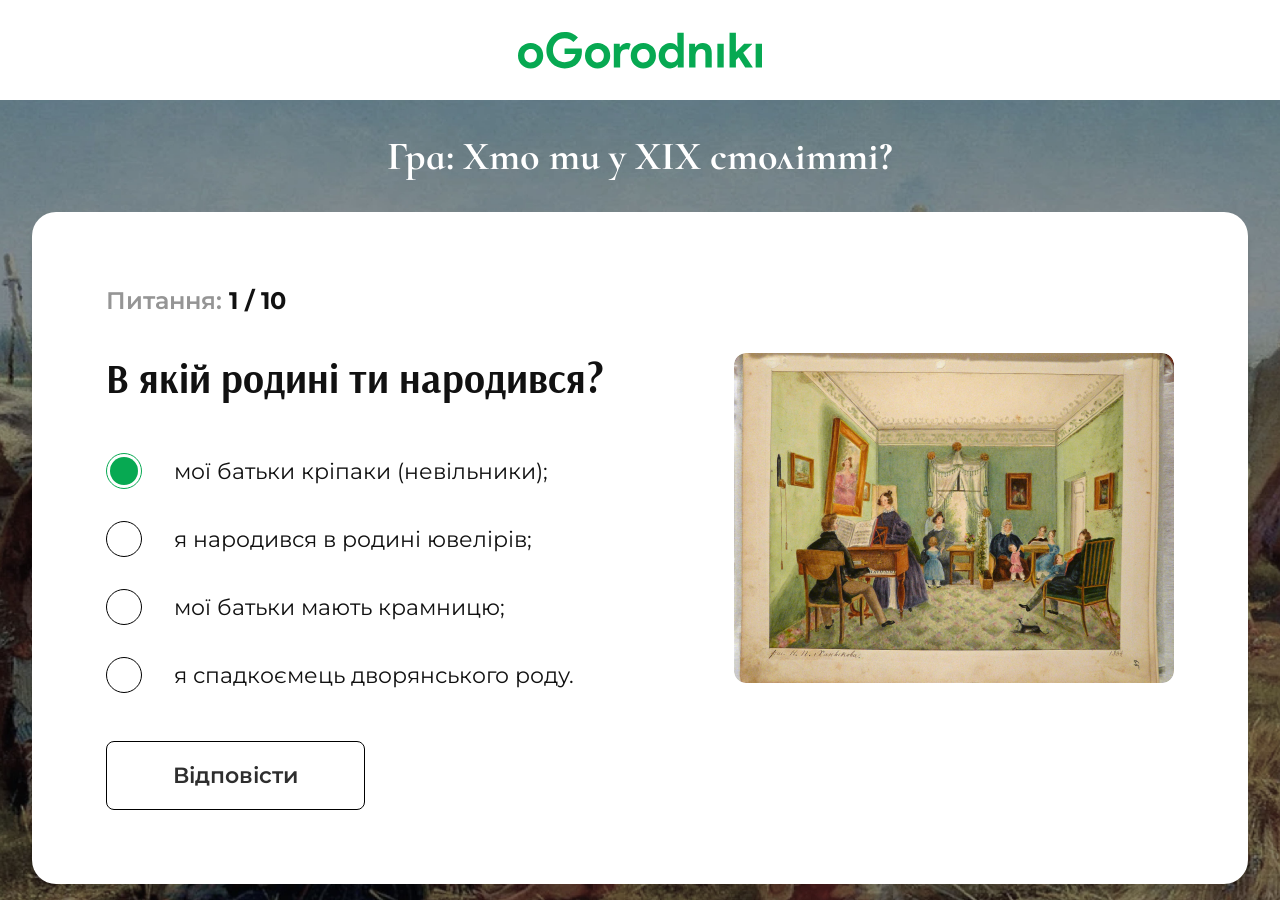
<file: index.html>
<!doctype html><html lang="en"><head><meta charset="utf-8"/><link rel="icon" href="/favicon.ico"/><meta name="viewport" content="width=device-width,initial-scale=1"/><meta name="theme-color" content="#000000"/><meta name="description" content="Web site created using create-react-app"/><link rel="apple-touch-icon" href="/logo192.png"/><link rel="manifest" href="/manifest.json"/><title>Гра: Хто ти у XIX cтолітті?</title><link rel="preconnect" href="https://fonts.googleapis.com"><link rel="preconnect" href="https://fonts.gstatic.com" crossorigin><link href="https://fonts.googleapis.com/css2?family=Arsenal:wght@700&family=Cormorant+Infant:wght@700&family=Montserrat:wght@400;600&display=swap" rel="stylesheet"><link href="/static/css/main.aa634e96.chunk.css" rel="stylesheet"></head><body><noscript>You need to enable JavaScript to run this app.</noscript><div id="root"></div><script>!function(e){function r(r){for(var n,i,a=r[0],c=r[1],l=r[2],s=0,p=[];s<a.length;s++)i=a[s],Object.prototype.hasOwnProperty.call(o,i)&&o[i]&&p.push(o[i][0]),o[i]=0;for(n in c)Object.prototype.hasOwnProperty.call(c,n)&&(e[n]=c[n]);for(f&&f(r);p.length;)p.shift()();return u.push.apply(u,l||[]),t()}function t(){for(var e,r=0;r<u.length;r++){for(var t=u[r],n=!0,a=1;a<t.length;a++){var c=t[a];0!==o[c]&&(n=!1)}n&&(u.splice(r--,1),e=i(i.s=t[0]))}return e}var n={},o={1:0},u=[];function i(r){if(n[r])return n[r].exports;var t=n[r]={i:r,l:!1,exports:{}};return e[r].call(t.exports,t,t.exports,i),t.l=!0,t.exports}i.e=function(e){var r=[],t=o[e];if(0!==t)if(t)r.push(t[2]);else{var n=new Promise((function(r,n){t=o[e]=[r,n]}));r.push(t[2]=n);var u,a=document.createElement("script");a.charset="utf-8",a.timeout=120,i.nc&&a.setAttribute("nonce",i.nc),a.src=function(e){return i.p+"static/js/"+({}[e]||e)+"."+{3:"41c5f781"}[e]+".chunk.js"}(e);var c=new Error;u=function(r){a.onerror=a.onload=null,clearTimeout(l);var t=o[e];if(0!==t){if(t){var n=r&&("load"===r.type?"missing":r.type),u=r&&r.target&&r.target.src;c.message="Loading chunk "+e+" failed.\n("+n+": "+u+")",c.name="ChunkLoadError",c.type=n,c.request=u,t[1](c)}o[e]=void 0}};var l=setTimeout((function(){u({type:"timeout",target:a})}),12e4);a.onerror=a.onload=u,document.head.appendChild(a)}return Promise.all(r)},i.m=e,i.c=n,i.d=function(e,r,t){i.o(e,r)||Object.defineProperty(e,r,{enumerable:!0,get:t})},i.r=function(e){"undefined"!=typeof Symbol&&Symbol.toStringTag&&Object.defineProperty(e,Symbol.toStringTag,{value:"Module"}),Object.defineProperty(e,"__esModule",{value:!0})},i.t=function(e,r){if(1&r&&(e=i(e)),8&r)return e;if(4&r&&"object"==typeof e&&e&&e.__esModule)return e;var t=Object.create(null);if(i.r(t),Object.defineProperty(t,"default",{enumerable:!0,value:e}),2&r&&"string"!=typeof e)for(var n in e)i.d(t,n,function(r){return e[r]}.bind(null,n));return t},i.n=function(e){var r=e&&e.__esModule?function(){return e.default}:function(){return e};return i.d(r,"a",r),r},i.o=function(e,r){return Object.prototype.hasOwnProperty.call(e,r)},i.p="/",i.oe=function(e){throw console.error(e),e};var a=this.webpackJsonpmuseum=this.webpackJsonpmuseum||[],c=a.push.bind(a);a.push=r,a=a.slice();for(var l=0;l<a.length;l++)r(a[l]);var f=c;t()}([])</script><script src="/static/js/2.1b37e2fa.chunk.js"></script><script src="/static/js/main.9ac4b17f.chunk.js"></script></body></html>
</file>
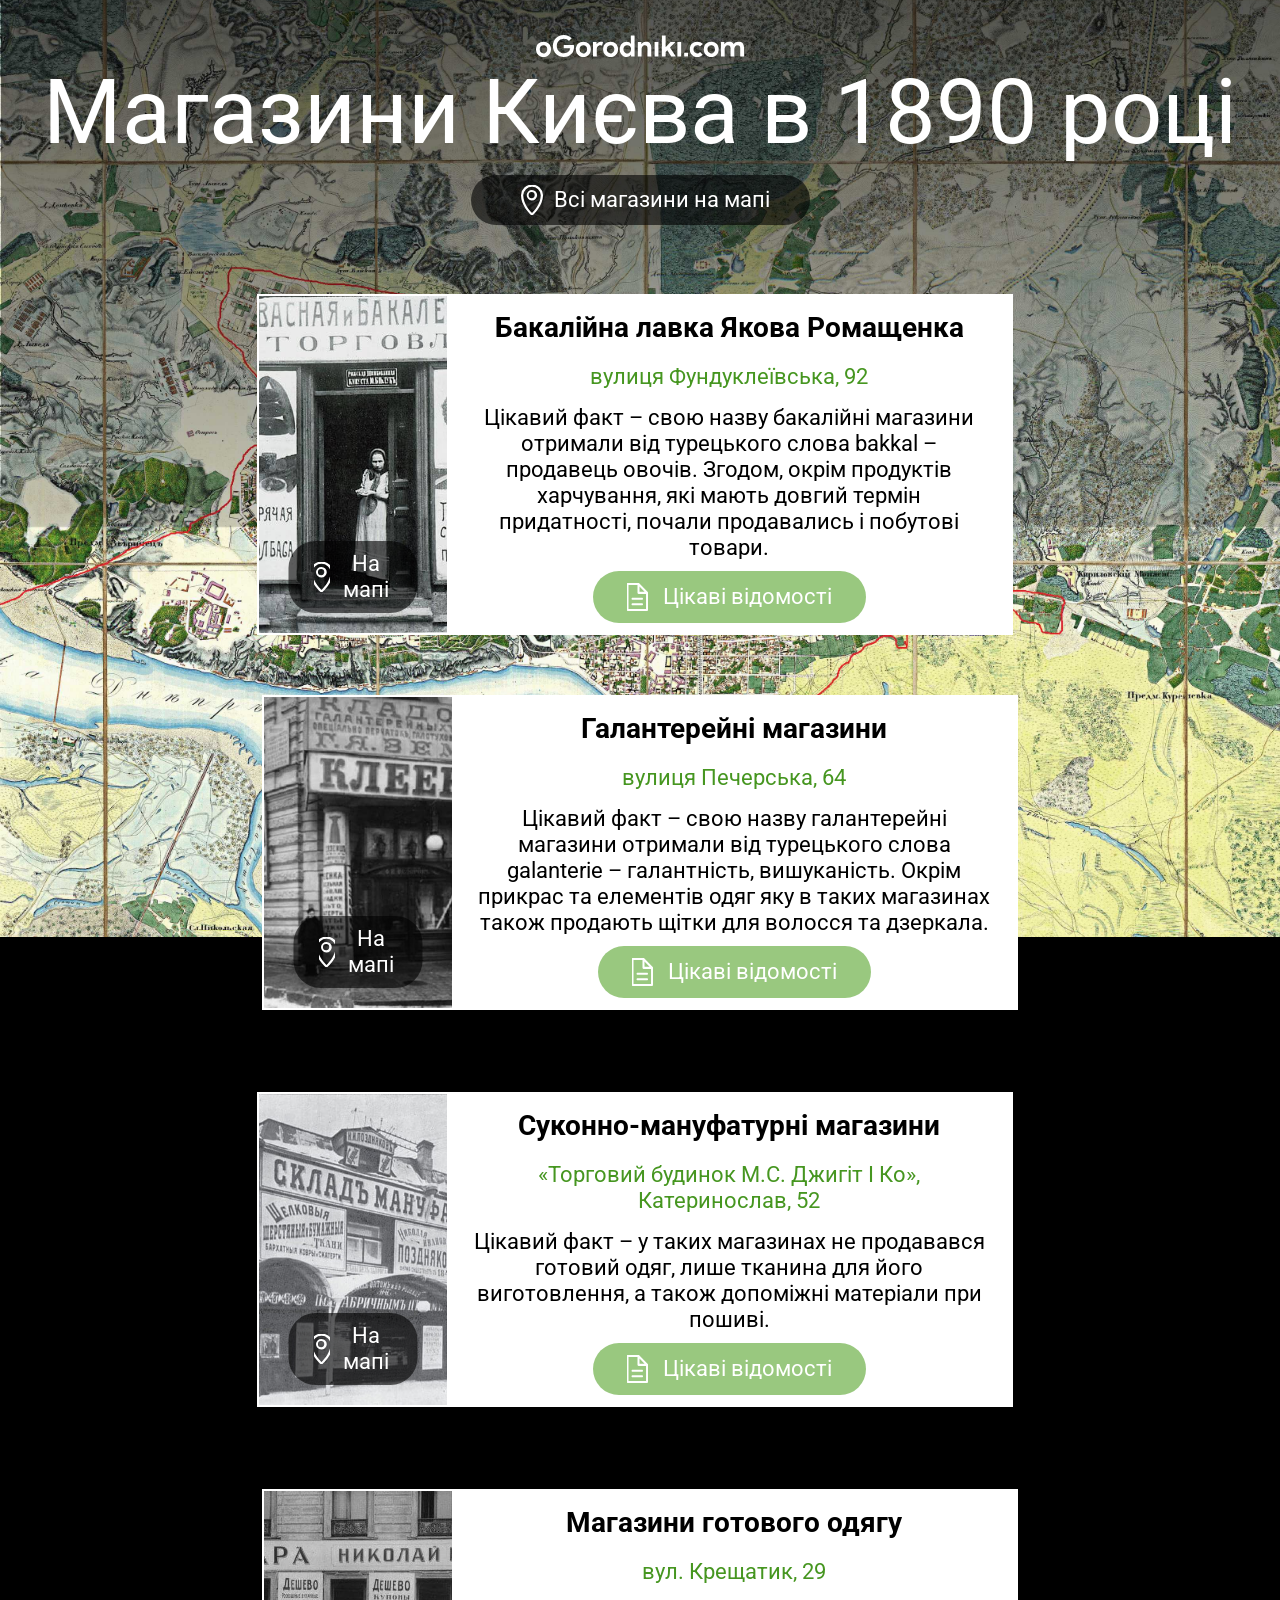
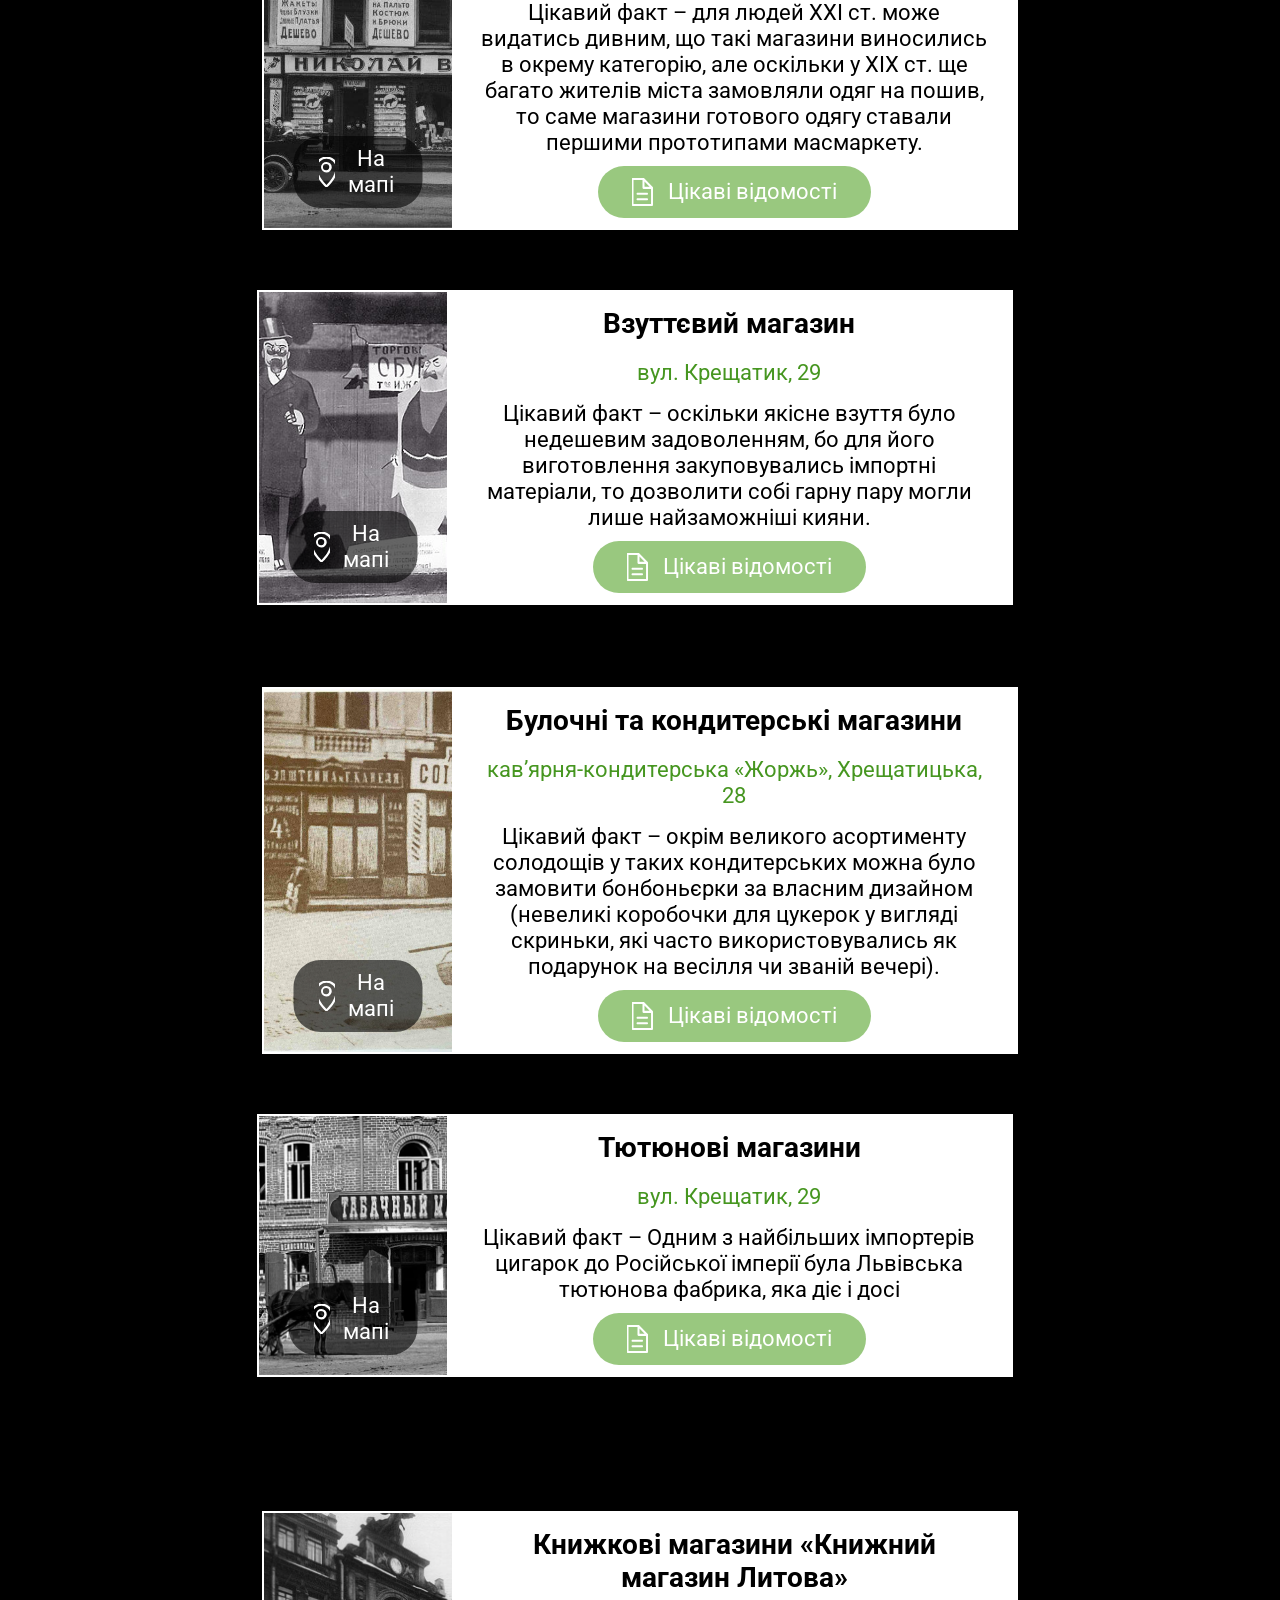
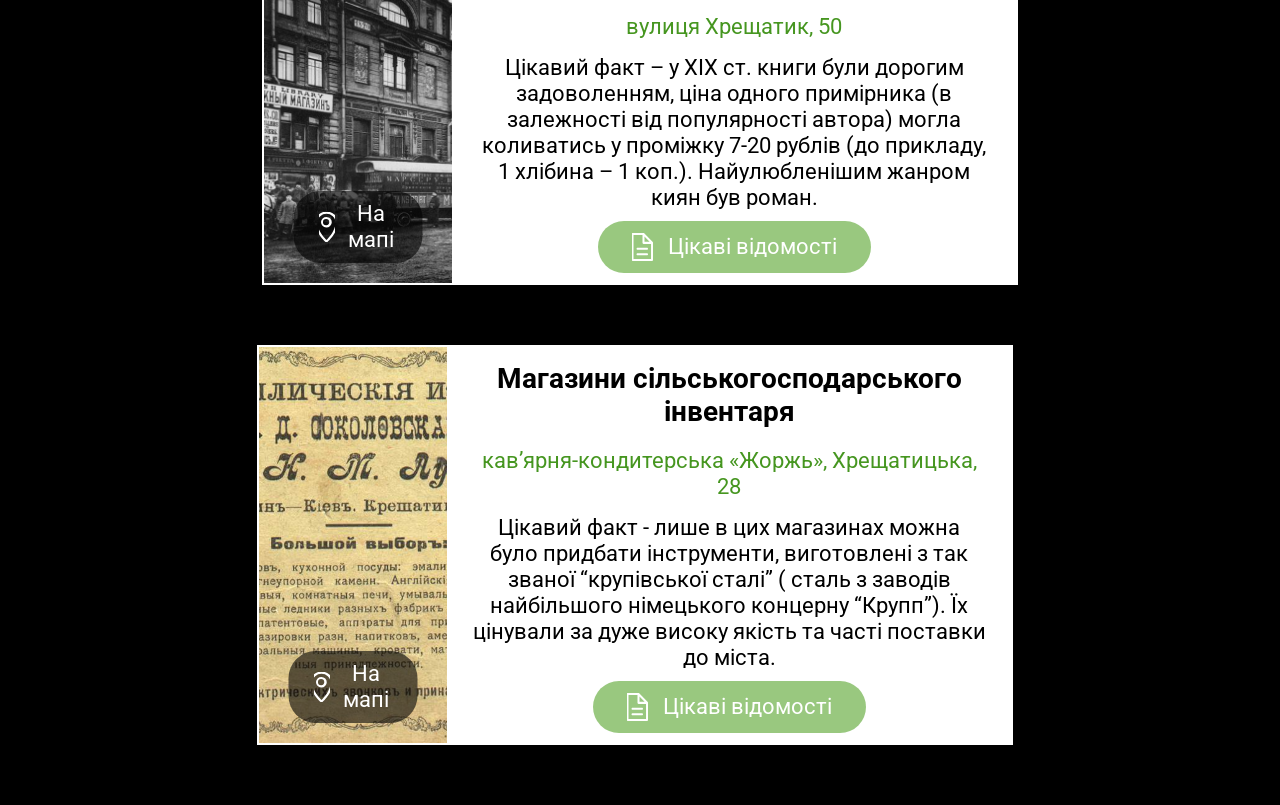
<file: Ogorodniki 3/index.html>
<!DOCTYPE html>
<html lang="en">

<head>
  <meta charset="UTF-8">
  <meta name="viewport" content="width=device-width, initial-scale=1.0">
  <title>oGorodniki</title>
  <link rel="stylesheet" href="css/main.css">
  <link href="https://fonts.googleapis.com/css2?family=Roboto:wght@400;700&display=swap" rel="stylesheet">
</head>

<body>

  <div class="wrapper">
    <div class="top">
      <a href="#" class="logo top__logo">
        <img src="image/logo.svg" alt="oGorodniki">
      </a>
      <h1 class="title top__title">Магазини Києва в 1890 році</h1>
      <a href="#" class="btn top__btn">Всі магазини на мапі</a>
    </div>

    <div class="cards">
      <div class="container">
        <ul class="cards__list">
          <li class="cards__item">
            <article class="card">
              <div class="card__image">
                <img src="image/shop-1.jpg" alt="Книжковий магазин Л.Ідзіковського">
                <button class="btn card__btn">На мапі</button>
              </div>
              <div class="card__descr">
                <h2 class="card__title">Бакалійна лавка Якова Ромащенка </h2>
                <address class="card__addres">вулиця Фундуклеївська, 92</address>
                <p>
                  Цікавий факт – свою назву бакалійні магазини отримали від турецького слова bakkal – продавець овочів.
                  Згодом, окрім продуктів харчування, які мають довгий термін придатності, почали продавались і побутові
                  товари.
                </p>
                <a href="#" class="card__link">Цікаві відомості</a>
              </div>
            </article>
          </li>
          <li class="cards__item">
            <article class="card">
              <div class="card__image">
                <img src="image/shop-2.jpg" alt="Книжковий магазин Л.Ідзіковського">
                <button class="btn card__btn">На мапі</button>
              </div>
              <div class="card__descr">
                <h2 class="card__title">Галантерейні магазини</h2>
                <address class="card__addres">вулиця Печерська, 64</address>
                <p>
                  Цікавий факт – свою назву галантерейні магазини отримали від турецького слова galanterie –
                  галантність, вишуканість. Окрім прикрас та елементів одяг яку в таких магазинах також продають щітки
                  для волосся та дзеркала.
                </p>
                <a href="#" class="card__link">Цікаві відомості</a>
              </div>
            </article>
          </li>
          <li class="cards__item">
            <article class="card">
              <div class="card__image">
                <img src="image/shop-3.jpg" alt="Книжковий магазин Л.Ідзіковського">
                <button class="btn card__btn">На мапі</button>
              </div>
              <div class="card__descr">
                <h2 class="card__title">Суконно-мануфатурні магазини</h2>
                <address class="card__addres">«Торговий будинок М.С. Джигіт І Ко», Катеринослав, 52</address>
                <p>
                  Цікавий факт – у таких магазинах не продавався готовий одяг, лише тканина для його виготовлення, а
                  також допоміжні матеріали при пошиві.
                </p>
                <a href="#" class="card__link">Цікаві відомості</a>
              </div>
            </article>
          </li>
          <li class="cards__item">
            <article class="card">
              <div class="card__image">
                <img src="image/shop-4.jpg" alt="Книжковий магазин Л.Ідзіковського">
                <button class="btn card__btn">На мапі</button>
              </div>
              <div class="card__descr">
                <h2 class="card__title">Магазини готового одягу</h2>
                <address class="card__addres">вул. Крещатик, 29</address>
                <p>
                  Цікавий факт – для людей XXI ст. може видатись дивним, що такі магазини виносились в окрему категорію,
                  але оскільки у ХІХ ст. ще багато жителів міста замовляли одяг на пошив, то саме магазини готового
                  одягу ставали першими прототипами масмаркету.
                </p>
                <a href="#" class="card__link">Цікаві відомості</a>
              </div>
            </article>
          </li>
          <li class="cards__item">
            <article class="card">
              <div class="card__image">
                <img src="image/shop-5.jpg" alt="Книжковий магазин Л.Ідзіковського">
                <button class="btn card__btn">На мапі</button>
              </div>
              <div class="card__descr">
                <h2 class="card__title">Взуттєвий магазин</h2>
                <address class="card__addres">вул. Крещатик, 29</address>
                <p>
                  Цікавий факт – оскільки якісне взуття було недешевим задоволенням, бо для його виготовлення
                  закуповувались імпортні матеріали, то дозволити собі гарну пару могли лише найзаможніші кияни.
                </p>
                <a href="#" class="card__link">Цікаві відомості</a>
              </div>
            </article>
          </li>
          <li class="cards__item">
            <article class="card">
              <div class="card__image">
                <img src="image/shop-6.jpeg" alt="Книжковий магазин Л.Ідзіковського">
                <button class="btn card__btn">На мапі</button>
              </div>
              <div class="card__descr">
                <h2 class="card__title">Булочні та кондитерські магазини</h2>
                <address class="card__addres">кав’ярня-кондитерська «Жоржь», Хрещатицька, 28</address>
                <p>
                  Цікавий факт – окрім великого асортименту солодощів у таких кондитерських можна було замовити
                  бонбоньєрки за власним дизайном (невеликі коробочки для цукерок у вигляді скриньки, які часто
                  використовувались як подарунок на весілля чи званій вечері).
                </p>
                <a href="#" class="card__link">Цікаві відомості</a>
              </div>
            </article>
          </li>
          <li class="cards__item">
            <article class="card">
              <div class="card__image">
                <img src="image/shop-7.jpg" alt="Книжковий магазин Л.Ідзіковського">
                <button class="btn card__btn">На мапі</button>
              </div>
              <div class="card__descr">
                <h2 class="card__title">Тютюнові магазини</h2>
                <address class="card__addres">вул. Крещатик, 29</address>
                <p>
                  Цікавий факт – Одним з найбільших імпортерів цигарок до Російської імперії була Львівська тютюнова
                  фабрика, яка діє і досі
                </p>
                <a href="#" class="card__link">Цікаві відомості</a>
              </div>
            </article>
          </li>
          <li class="cards__item">
            <article class="card">
              <div class="card__image">
                <img src="image/shop-8.jpg" alt="Книжковий магазин Л.Ідзіковського">
                <button class="btn card__btn">На мапі</button>
              </div>
              <div class="card__descr">
                <h2 class="card__title">Книжкові магазини «Книжний магазин Литова»</h2>
                <address class="card__addres">вулиця Хрещатик, 50</address>
                <p>
                  Цікавий факт – у ХІХ ст. книги були дорогим задоволенням, ціна одного примірника (в залежності від
                  популярності автора) могла коливатись у проміжку 7-20 рублів (до прикладу, 1 хлібина – 1 коп.).
                  Найулюбленішим жанром киян був роман.
                </p>
                <a href="#" class="card__link">Цікаві відомості</a>
              </div>
            </article>
          </li>
          <li class="cards__item">
            <article class="card">
              <div class="card__image">
                <img src="image/shop-9.jpg" alt="Книжковий магазин Л.Ідзіковського">
                <button class="btn card__btn">На мапі</button>
              </div>
              <div class="card__descr">
                <h2 class="card__title">Магазини сільськогосподарського інвентаря</h2>
                <address class="card__addres">кав’ярня-кондитерська «Жоржь», Хрещатицька, 28</address>
                <p>
                  Цікавий факт - лише в цих магазинах можна було придбати інструменти, виготовлені з так званої
                  “крупівської сталі” ( сталь з заводів найбільшого німецького концерну “Крупп”). Їх цінували за дуже
                  високу якість та часті поставки до міста.
                </p>
                <a href="#" class="card__link">Цікаві відомості</a>
              </div>
            </article>
          </li>
        </ul>
      </div>
    </div>
  </div>

  <div class="modal-map modal-map_shop">
    <div class="modal-map__body">
      <button class="modal-btn modal-map__close"></button>
      <div class="modal-map__pins map-pins">
        <div class="map-pins__item" data-index='1'>
          <img src="image/pin-2.svg" alt="">
          <div class="map-pins__card">
            <button class="map-pins__close"></button>
            <div class="map-pins__img"></div>
            <div class="map-pins__descr">
              <h2 class="map-pins__title">Бакалійна лавка Якова Ромащенка</h2>
              <address class="map-pins__addres">вулиця Фундуклеївська</address>
              <p>
                Цікавий факт – свою назву бакалійні магазини отримали від турецького слова bakkal – продавець овочів.
                Згодом, окрім продуктів харчування, які мають довгий термін придатності, почали продавались і побутові
                товари.
              </p>
            </div>
          </div>
        </div>
        <div class="map-pins__item" data-index='2'>
          <img src="image/pin-2.svg" alt="">
          <div class="map-pins__card">
            <button class="map-pins__close"></button>
            <div class="map-pins__img map-pins__img_2"></div>
            <div class="map-pins__descr">
              <h2 class="map-pins__title">Галантерейні магазини</h2>
              <address class="map-pins__addres">вулиця Печерська</address>
              <p>
                Цікавий факт – свою назву галантерейні магазини отримали від турецького слова galanterie – галантність,
                вишуканість. Окрім прикрас та елементів одяг яку в таких магазинах також продають щітки для волосся та
                дзеркала.
              </p>
            </div>
          </div>
        </div>
        <div class="map-pins__item" data-index='3'>
          <img src="image/pin-2.svg" alt="">
          <div class="map-pins__card">
            <button class="map-pins__close"></button>
            <div class="map-pins__img map-pins__img_3"></div>
            <div class="map-pins__descr">
              <h2 class="map-pins__title">Суконно-мануфактурні магазини</h2>
              <address class="map-pins__addres">«Торговий будинок М.С. Джигіт І Ко»</address>
              <p>
                Цікавий факт – у таких магазинах не продавався готовий одяг, лише тканина для його виготовлення, а
                також допоміжні матеріали при пошиві.
              </p>
            </div>
          </div>
        </div>
        <div class="map-pins__item" data-index='4'>
          <img src="image/pin-2.svg" alt="">
          <div class="map-pins__card">
            <button class="map-pins__close"></button>
            <div class="map-pins__img map-pins__img_4"></div>
            <div class="map-pins__descr">
              <h2 class="map-pins__title">Магазини готового одягу</h2>
              <address class="map-pins__addres">Хрещатицька</address>
              <p>
                Цікавий факт – для людей XXI ст. може видатись дивним, що такі магазини виносились в окрему категорію,
                але оскільки у ХІХ ст. ще багато жителів міста замовляли одяг на пошив, то саме магазини готового
                одягу ставали першими прототипами масмаркету.
              </p>
            </div>
          </div>
        </div>
        <div class="map-pins__item small" data-index='5'>
          <img src="image/pin-2.svg" alt="">
          <div class="map-pins__card">
            <button class="map-pins__close"></button>
            <div class="map-pins__img map-pins__img_5"></div>
            <div class="map-pins__descr">
              <h2 class="map-pins__title">Взуттєвий магазин</h2>
              <address class="map-pins__addres">Гостинний двір</address>
              <p>
                Цікавий факт – оскільки якісне взуття було недешевим задоволенням, бо для його виготовлення
                закуповувались імпортні матеріали, то дозволити собі гарну пару могли лише найзаможніші кияни.
              </p>
            </div>
          </div>
        </div>
        <div class="map-pins__item" data-index='6'>
          <img src="image/pin-2.svg" alt="">
          <div class="map-pins__card">
            <button class="map-pins__close"></button>
            <div class="map-pins__img map-pins__img_6"></div>
            <div class="map-pins__descr">
              <h2 class="map-pins__title">Булочні та кондитерські магазини</h2>
              <address class="map-pins__addres">кав’ярня-кондитерська «Жоржь»</address>
              <p>
                Цікавий факт – окрім великого асортименту солодощів у таких кондитерських можна було замовити
                бонбоньєрки за власним дизайном (невеликі коробочки для цукерок у вигляді скриньки, які часто
                використовувались як подарунок на весілля чи званій вечері).
              </p>
            </div>
          </div>
        </div>
        <div class="map-pins__item small" data-index='7'>
          <img src="image/pin-2.svg" alt="">
          <div class="map-pins__card">
            <button class="map-pins__close"></button>
            <div class="map-pins__img map-pins__img_7"></div>
            <div class="map-pins__descr">
              <h2 class="map-pins__title">Тютюнові магазини</h2>
              <address class="map-pins__addres">Хрещатик, 17</address>
              <p>
                Цікавий факт – Одним з найбільших імпортерів цигарок до Російської імперії була Львівська тютюнова
                фабрика, яка діє і досі
              </p>
            </div>
          </div>
        </div>
        <div class="map-pins__item" data-index='8'>
          <img src="image/pin-2.svg" alt="">
          <div class="map-pins__card">
            <button class="map-pins__close"></button>
            <div class="map-pins__img map-pins__img_8"></div>
            <div class="map-pins__descr">
              <h2 class="map-pins__title">Книжковий магазин Л.Ідзіковського</h2>
              <address class="map-pins__addres">вулиця Хрещатик</address>
              <p>
                Цікавий факт – у ХІХ ст. книги були дорогим задоволенням, ціна одного примірника (в залежності від
                популярності автора) могла коливатись у проміжку 7-20 рублів (до прикладу, 1 хлібина – 1 коп.).
                Найулюбленішим жанром киян був роман.
              </p>
            </div>
          </div>
        </div>
        <div class="map-pins__item small" data-index='9'>
          <img src="image/pin-2.svg" alt="">
          <div class="map-pins__card">
            <button class="map-pins__close"></button>
            <div class="map-pins__img map-pins__img_9"></div>
            <div class="map-pins__descr">
              <h2 class="map-pins__title">Магазини сільськогосподарського інвентаря</h2>
              <address class="map-pins__addres">кав’ярня-кондитерська «Жоржь»</address>
              <p>
                Цікавий факт - лише в цих магазинах можна було придбати інструменти, виготовлені з так званої
                “крупівської сталі” ( сталь з заводів найбільшого німецького концерну “Крупп”). Їх цінували за дуже
                високу якість та часті поставки до міста.
              </p>
            </div>
          </div>
        </div>
      </div>
    </div>
  </div>

  <div class="modal-info" id="modal-info-shops">
    <div class="modal-info__dialog">
      <div class="modal-info__content">
      </div>
    </div>
  </div>
  <script src="js/main.js"></script>
</body>

</html>
</file>
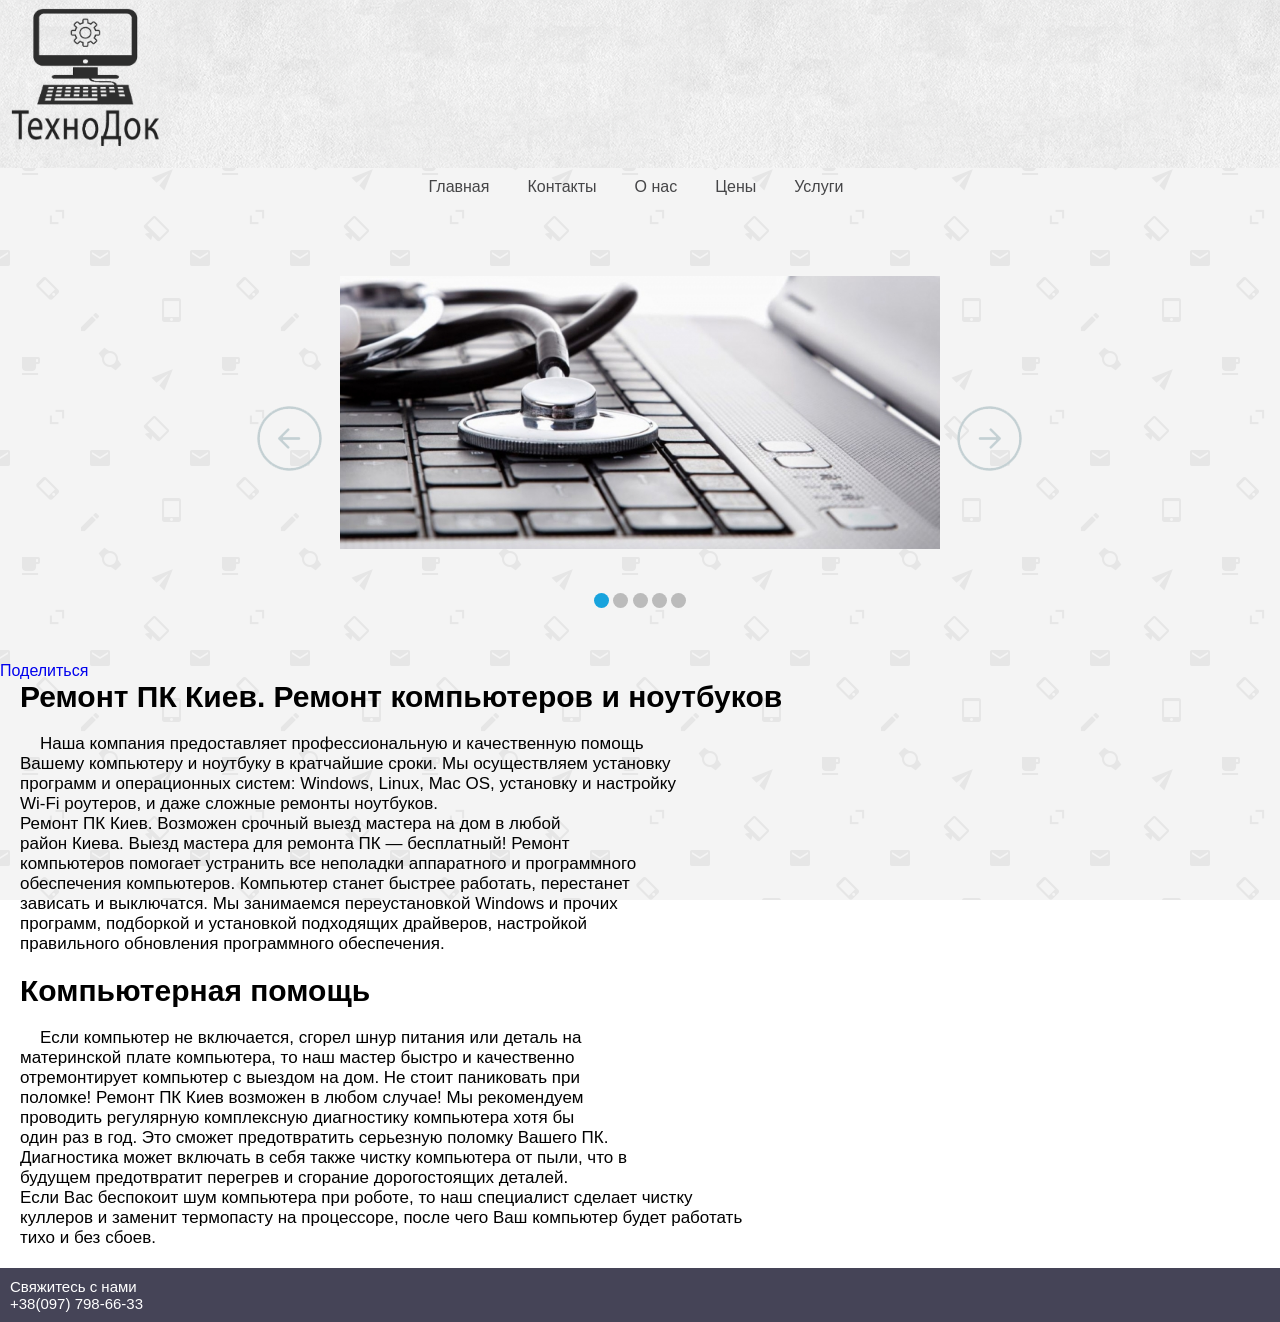
<file: Site/index.html>
<!DOCTYPE html>
<html lang='ru'>
<head>
     <meta charset='UTF-8'>
    <title>ТехноДок</title>
<link rel="stylesheet" href="css/style.css">
<link href="https://fonts.googleapis.com/css?family=Raleway&display=swap" rel="stylesheet">


</head>
<div id="fb-root"></div>
<script async defer crossorigin="anonymous" src="https://connect.facebook.net/ru_RU/sdk.js#xfbml=1&version=v9.0&appId=737040210218028&autoLogAppEvents=1" nonce="4euPtoch"></script>
<body>
<header>
<div class="logo">
<a href="index.html"><img class="graficlogo" src="img/logo.png" alt="Logo"></a>

</div>
<nav class="topnav" id="myTopnav">
   <ul>
<li><a href="index.html">Главная</a></li>
<li><a href="contacts.html">Контакты</a></li>
<li><a href="about.html">О нас</a></li>
<li><a href="price.html">Цены</a></li>
<li><a href="services.html">Услуги</a>
    </ul>
<a id="menu" href="#" class="icon">&#9776</a>
</nav>
</header>



<br><br><br><br><br>
<div class="all">
		<input checked type="radio" name="respond" id="desktop">
			<article id="slider">
					<input checked type="radio" name="slider" id="switch1">
					<input type="radio" name="slider" id="switch2">
					<input type="radio" name="slider" id="switch3">
					<input type="radio" name="slider" id="switch4">
					<input type="radio" name="slider" id="switch5">
				<div id="slides">
					<div id="overflow">
						<div class="image">
							<article><img src="img/1.jpg"></article>
							<article><img src="img/2.jpg"></article>
							<article><img src="img/3.jpg"></article>
							<article><img src="img/4.jpg"></article>
							<article><img src="img/5.jpg"></article>
						</div>
					</div>
				</div>
				<div id="controls">
					<label for="switch1"></label>
					<label for="switch2"></label>
					<label for="switch3"></label>
					<label for="switch4"></label>
					<label for="switch5"></label>
				</div>
				<div id="active">
					<label for="switch1"></label>
					<label for="switch2"></label>
					<label for="switch3"></label>
					<label for="switch4"></label>
					<label for="switch5"></label>
				</div>
			</article>
	</div>



<div class="fb-share-button" data-href="https://ogorodniki.com" data-layout="button_count" data-size="small"><a target="_blank" href="https://www.facebook.com/sharer/sharer.php?u=https%3A%2F%2Fdevelopers.facebook.com%2Fdocs%2Fplugins%2F&amp;src=sdkpreparse" class="fb-xfbml-parse-ignore">Поделиться</a></div>





<p id="ch1">Ремонт ПК Киев. Ремонт компьютеров и ноутбуков</p>
<p id="a1">
Наша компания предоставляет профессиональную и качественную помощь <br> Вашему компьютеру и ноутбуку в кратчайшие сроки. Мы осуществляем установку <br>  программ и операционных систем: Windows, Linux, Mac OS, установку и настройку <br>  Wi-Fi роутеров, и даже сложные ремонты ноутбуков. <br>

Ремонт ПК Киев. Возможен срочный выезд мастера на дом в любой <br>  район Киева. Выезд мастера для ремонта ПК — бесплатный! Ремонт <br> компьютеров помогает устранить все неполадки аппаратного и программного <br>  обеспечения компьютеров. Компьютер станет быстрее работать, перестанет <br> зависать и выключатся. Мы занимаемся переустановкой Windows и прочих<br>  программ, подборкой и установкой подходящих драйверов, настройкой <br>  правильного обновления программного обеспечения.<br>
</p>


<p id="ch1">Компьютерная помощь</p>
<p id="a1">
Если компьютер не включается, сгорел шнур питания или деталь на <br>
материнской плате компьютера, то наш мастер быстро и качественно <br>
отремонтирует компьютер с выездом на дом. Не стоит паниковать при <br>
поломке! Ремонт ПК Киев возможен в любом случае! Мы рекомендуем <br>
проводить регулярную комплексную диагностику компьютера хотя бы <br>
один раз в год. Это сможет предотвратить серьезную поломку Вашего ПК.<br>
Диагностика может включать в себя также чистку компьютера от пыли, что в<br>
будущем предотвратит перегрев и сгорание дорогостоящих деталей.<br>
Если Вас беспокоит шум компьютера при роботе, то наш специалист сделает чистку <br>
куллеров и заменит термопасту на процессоре, после чего Ваш компьютер будет работать <br>
тихо и без сбоев.




</p>

  <div id="footer">
   <p id="f1">Cвяжитесь с нами</p>
   <p id="f1">+38(097) 798-66-33</p>

  </div>

<script src="js/script.js"></script>
</body>
</html>
</file>
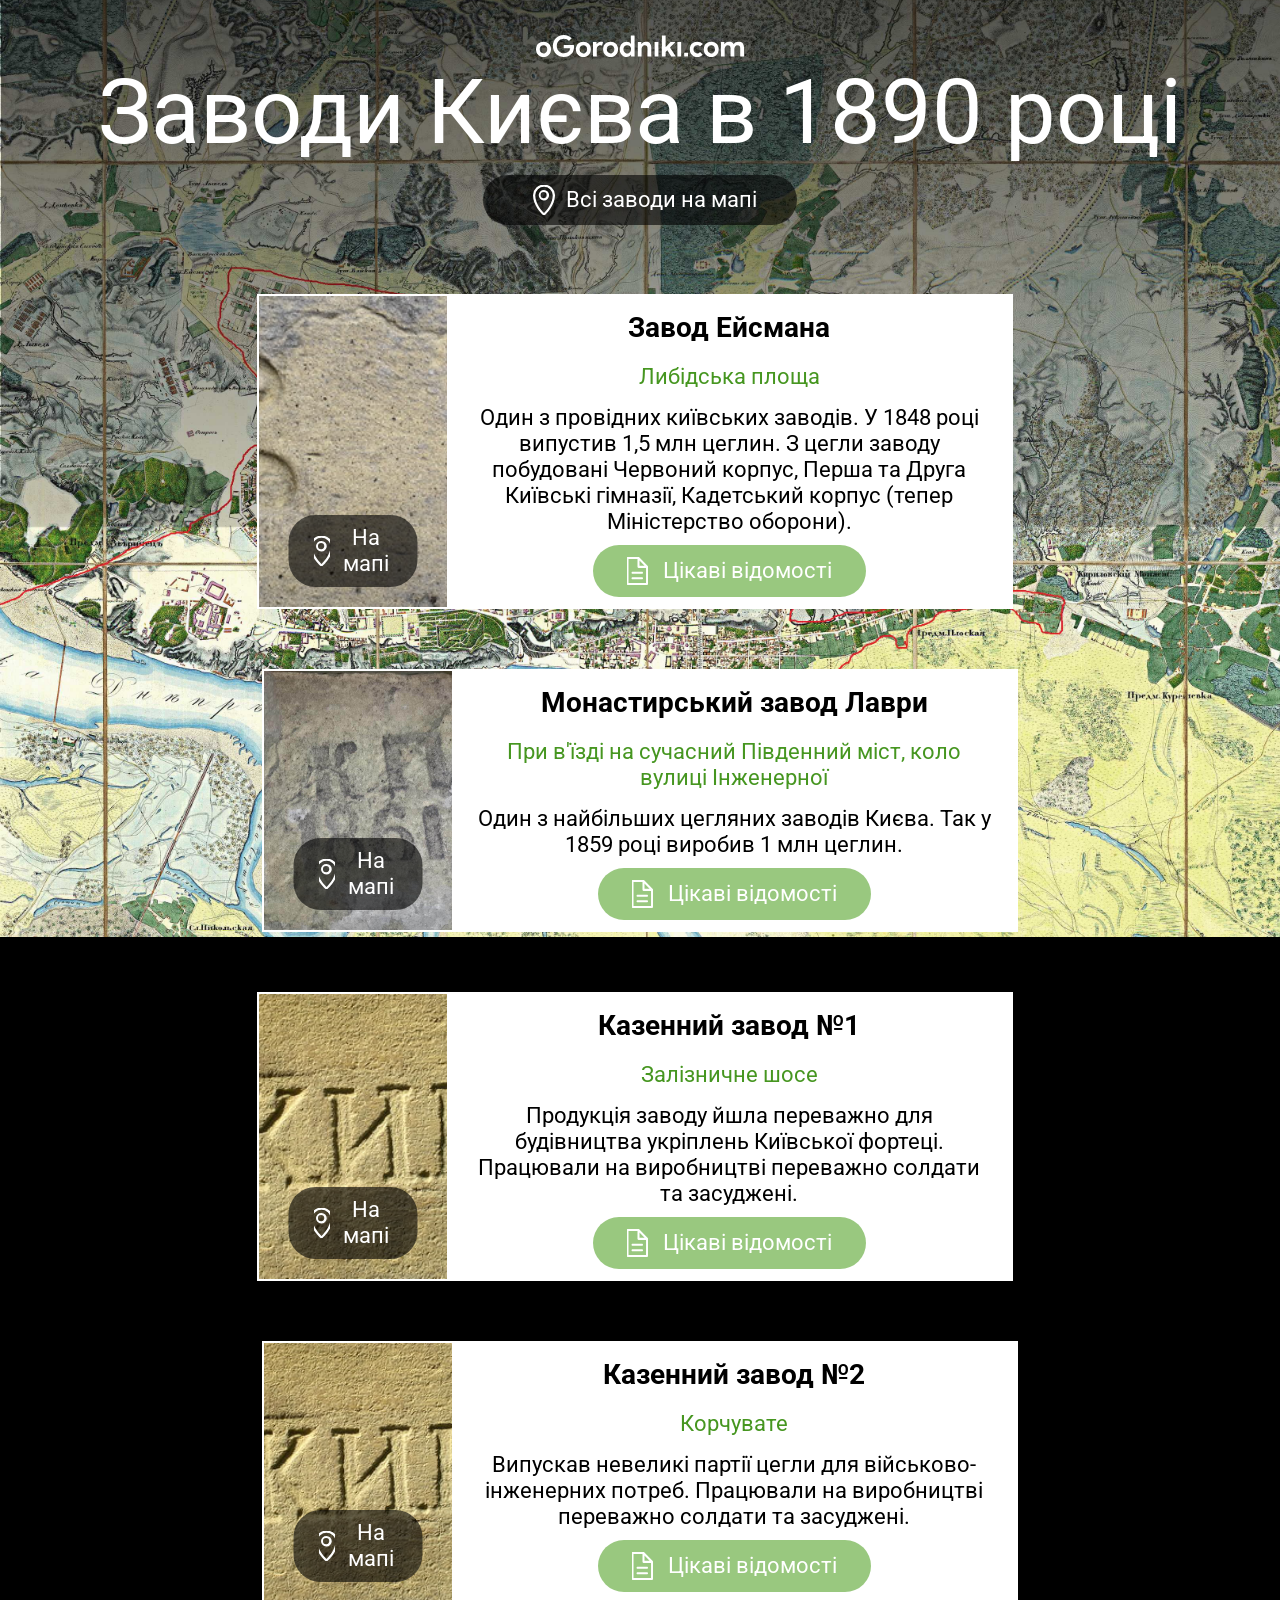
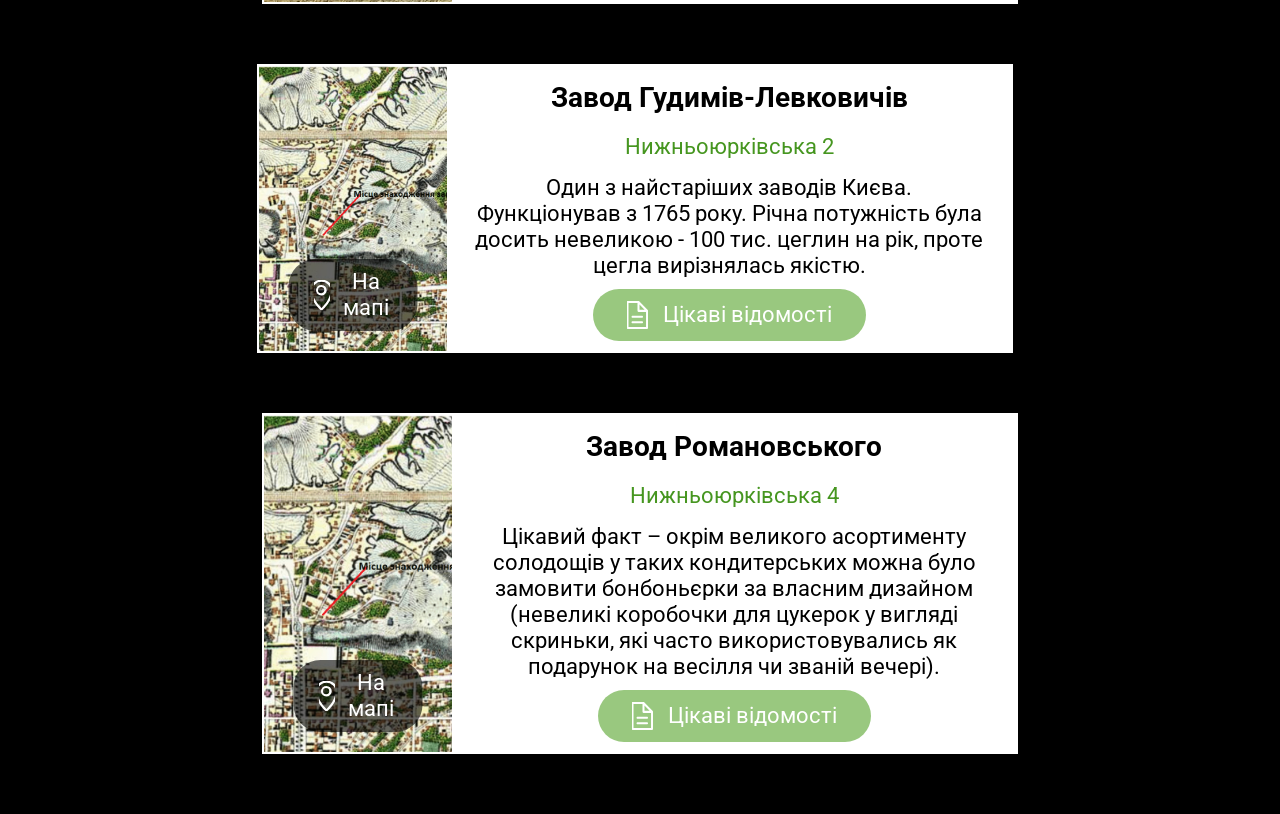
<file: Ogorodniki 3/index-2.html>
<!DOCTYPE html>
<html lang="en">

<head>
  <meta charset="UTF-8">
  <meta name="viewport" content="width=device-width, initial-scale=1.0">
  <title>oGorodniki</title>
  <link rel="stylesheet" href="css/main.css">
  <link href="https://fonts.googleapis.com/css2?family=Roboto:wght@400;700&display=swap" rel="stylesheet">
</head>

<body>

  <div class="wrapper">
    <div class="top">
      <a href="#" class="logo top__logo">
        <img src="image/logo.svg" alt="oGorodniki">
      </a>
      <h1 class="title top__title">Заводи Києва в 1890 році</h1>
      <a href="#" class="btn top__btn">Всі заводи на мапі</a>
    </div>

    <div class="cards">
      <div class="container">
        <ul class="cards__list">
          <li class="cards__item cards__item_factory" data-index="1">
            <article class="card">
              <div class="card__image">
                <img src="image/factory-1.jpg" alt="Книжковий магазин Л.Ідзіковського">
                <button class="btn card__btn">На мапі</button>
              </div>
              <div class="card__descr">
                <h2 class="card__title">Завод Ейсмана</h2>
                <address class="card__addres">Либідська площа</address>
                <p>
                  Один з провідних київських заводів. У 1848 році випустив 1,5 млн цеглин. З цегли заводу побудовані
                  Червоний корпус, Перша та Друга Київські гімназії, Кадетський корпус (тепер Міністерство оборони).
                </p>
                <a href="#" class="card__link">Цікаві відомості</a>
              </div>
            </article>
          </li>
          <li class="cards__item cards__item_factory" data-index="2">
            <article class="card">
              <div class="card__image">
                <img src="image/factory-2.jpg" alt="Книжковий магазин Л.Ідзіковського">
                <button class="btn card__btn">На мапі</button>
              </div>
              <div class="card__descr">
                <h2 class="card__title">Монастирський завод Лаври</h2>
                <address class="card__addres">При в'їзді на сучасний Південний міст, коло вулиці Інженерної</address>
                <p>
                  Один з найбільших цегляних заводів Києва. Так у 1859 році виробив 1 млн цеглин.
                </p>
                <a href="#" class="card__link">Цікаві відомості</a>
              </div>
            </article>
          </li>
          <li class="cards__item cards__item_factory" data-index="3">
            <article class="card">
              <div class="card__image">
                <img src="image/factory-3_4.jpg" alt="Книжковий магазин Л.Ідзіковського">
                <button class="btn card__btn">На мапі</button>
              </div>
              <div class="card__descr">
                <h2 class="card__title">Казенний завод №1</h2>
                <address class="card__addres">Залізничне шосе</address>
                <p>
                  Продукція заводу йшла переважно для будівництва укріплень Київської фортеці. Працювали на виробництві
                  переважно солдати та засуджені.
                </p>
                <a href="#" class="card__link">Цікаві відомості</a>
              </div>
            </article>
          </li>
          <li class="cards__item cards__item_factory" data-index="4">
            <article class="card">
              <div class="card__image">
                <img src="image/factory-3_4.jpg" alt="Книжковий магазин Л.Ідзіковського">
                <button class="btn card__btn">На мапі</button>
              </div>
              <div class="card__descr">
                <h2 class="card__title">Казенний завод №2</h2>
                <address class="card__addres">Корчувате</address>
                <p>
                  Випускав невеликі партії цегли для військово-інженерних потреб. Працювали на виробництві переважно
                  солдати та засуджені.
                </p>
                <a href="#" class="card__link">Цікаві відомості</a>
              </div>
            </article>
          </li>
          <li class="cards__item cards__item_factory" data-index="5">
            <article class="card">
              <div class="card__image">
                <img src="image/factory-5_6.png" alt="Книжковий магазин Л.Ідзіковського">
                <button class="btn card__btn">На мапі</button>
              </div>
              <div class="card__descr">
                <h2 class="card__title">Завод Гудимів-Левковичів</h2>
                <address class="card__addres">Нижньоюрківська 2</address>
                <p>
                  Один з найстаріших заводів Києва. Функціонував з 1765 року. Річна потужність була досить невеликою -
                  100 тис. цеглин на рік, проте цегла вирізнялась якістю.
                </p>
                <a href="#" class="card__link">Цікаві відомості</a>
              </div>
            </article>
          </li>
          <li class="cards__item cards__item_factory" data-index="6">
            <article class="card">
              <div class="card__image">
                <img src="image/factory-5_6.png" alt="Книжковий магазин Л.Ідзіковського">
                <button class="btn card__btn">На мапі</button>
              </div>
              <div class="card__descr">
                <h2 class="card__title">Завод Романовського</h2>
                <address class="card__addres">Нижньоюрківська 4</address>
                <p>
                  Цікавий факт – окрім великого асортименту солодощів у таких кондитерських можна було замовити
                  бонбоньєрки за власним дизайном (невеликі коробочки для цукерок у вигляді скриньки, які часто
                  використовувались як подарунок на весілля чи званій вечері).
                </p>
                <a href="#" class="card__link">Цікаві відомості</a>
              </div>
            </article>
          </li>
        </ul>
      </div>
    </div>
  </div>

  <div class="modal-map modal-map_factory">
    <div class="modal-map__body">
      <button class="modal-btn modal-map__close"></button>
      <div class="modal-map__pins map-pins">
        <div class="map-pins__item map-pins__item_factory" data-index='1'>
          <img src="image/pin-2.svg" alt="">
          <div class="map-pins__card">
            <button class="map-pins__close"></button>
            <div class="map-pins__img map-pins__img_factory"></div>
            <div class="map-pins__descr">
              <h2 class="map-pins__title">Завод Ейсмана</h2>
              <address class="map-pins__addres">Либідська площа</address>
              <p>
                Один з провідних київських заводів. У 1848 році випустив 1,5 млн цеглин. З цегли заводу побудовані
                Червоний корпус, Перша та Друга Київські гімназії, Кадетський корпус (тепер Міністерство оборони).
              </p>
            </div>
          </div>
        </div>
        <div class="map-pins__item map-pins__item_factory" data-index='2'>
          <img src="image/pin-2.svg" alt="">
          <div class="map-pins__card">
            <button class="map-pins__close"></button>
            <div class="map-pins__img map-pins__img_factory-2"></div>
            <div class="map-pins__descr">
              <h2 class="map-pins__title">Монастирський завод Лаври</h2>
              <address class="map-pins__addres">При в'їзді на сучасний Південний міст, коло вулиці Інженерної</address>
              <p>
                Один з найбільших цегляних заводів Києва. Так у 1859 році виробив 1 млн цеглин.
              </p>
            </div>
          </div>
        </div>
        <div class="map-pins__item map-pins__item_factory" data-index='3'>
          <img src="image/pin-2.svg" alt="">
          <div class="map-pins__card">
            <button class="map-pins__close"></button>
            <div class="map-pins__img map-pins__img_factory-3"></div>
            <div class="map-pins__descr">
              <h2 class="map-pins__title">Казенний завод №1</h2>
              <address class="map-pins__addres">Залізничне шосе</address>
              <p>
                Продукція заводу йшла переважно для будівництва укріплень Київської фортеці. Працювали на виробництві
                переважно солдати та засуджені.
              </p>
            </div>
          </div>
        </div>
        <div class="map-pins__item map-pins__item_factory" data-index='4'>
          <img src="image/pin-2.svg" alt="">
          <div class="map-pins__card map-pins__card_4">
            <button class="map-pins__close"></button>
            <div class="map-pins__img map-pins__img_factory-4"></div>
            <div class="map-pins__descr">
              <h2 class="map-pins__title">Казенний завод №2</h2>
              <address class="map-pins__addres">Корчувате</address>
              <p>
                Випускав невеликі партії цегли для військово-інженерних потреб. Працювали на виробництві переважно
                солдати та засуджені.
              </p>
            </div>
          </div>
        </div>
        <div class="map-pins__item map-pins__item_factory small" data-index='5'>
          <img src="image/pin-2.svg" alt="">
          <div class="map-pins__card">
            <button class="map-pins__close"></button>
            <div class="map-pins__img map-pins__img_factory-5"></div>
            <div class="map-pins__descr">
              <h2 class="map-pins__title">Завод Гудимів-Левковичів</h2>
              <address class="map-pins__addres">Нижньоюрківська 2</address>
              <p>
                Один з найстаріших заводів Києва. Функціонував з 1765 року. Річна потужність була досить невеликою -
                100 тис. цеглин на рік, проте цегла вирізнялась якістю.
              </p>
            </div>
          </div>
        </div>
        <div class="map-pins__item map-pins__item_factory small" data-index='6'>
          <img src="image/pin-2.svg" alt="">
          <div class="map-pins__card">
            <button class="map-pins__close"></button>
            <div class="map-pins__img map-pins__img_factory-6"></div>
            <div class="map-pins__descr">
              <h2 class="map-pins__title">Завод Романовського</h2>
              <address class="map-pins__addres">кав’ярня-кондитерська «Жоржь», Хрещатицька, 28</address>
              <p>
                Цікавий факт – окрім великого асортименту солодощів у таких кондитерських можна було замовити
                бонбоньєрки за власним дизайном (невеликі коробочки для цукерок у вигляді скриньки, які часто
                використовувались як подарунок на весілля чи званій вечері).
              </p>
            </div>
          </div>
        </div>
      </div>
    </div>
  </div>

  <div class="modal-info" id="modal-info-factory">
    <div class="modal-info__dialog">
      <div class="modal-info__content">
      </div>
    </div>
  </div>

  <script src="js/main.js"></script>
</body>

</html>
</file>
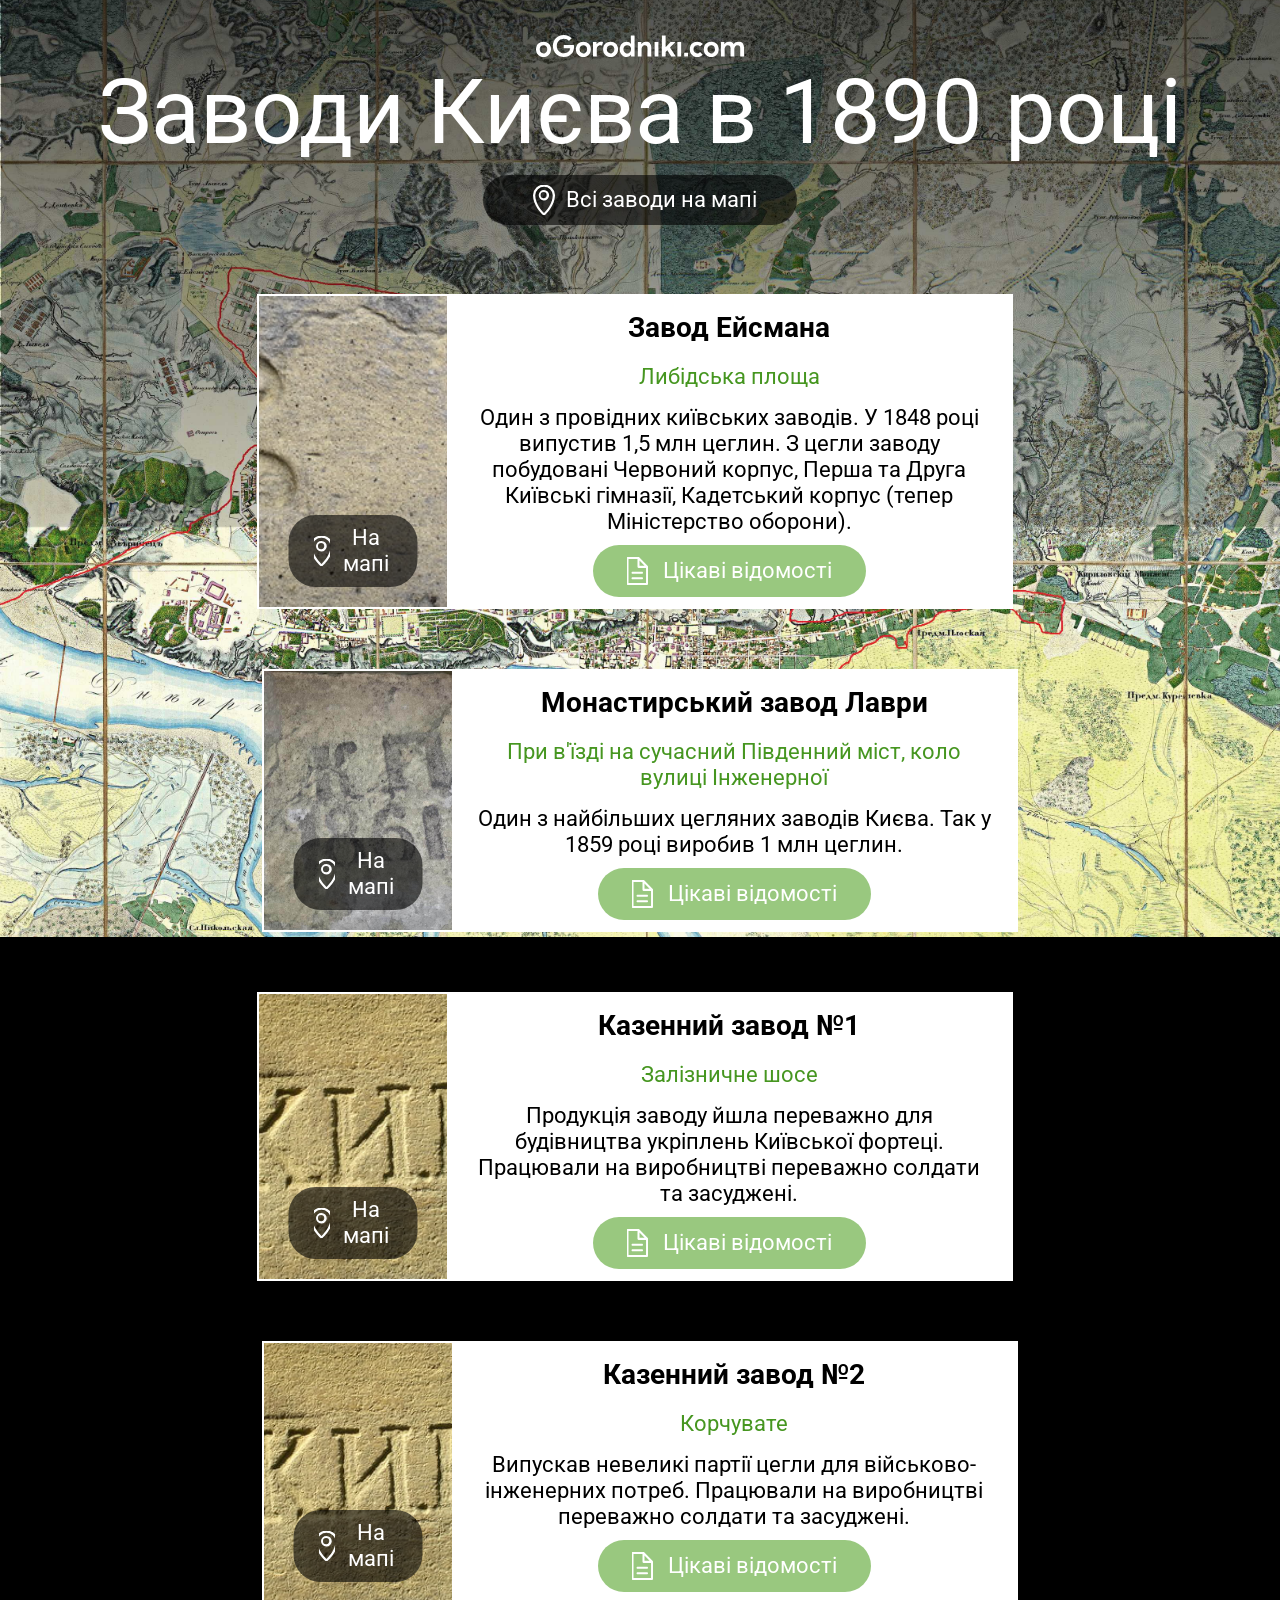
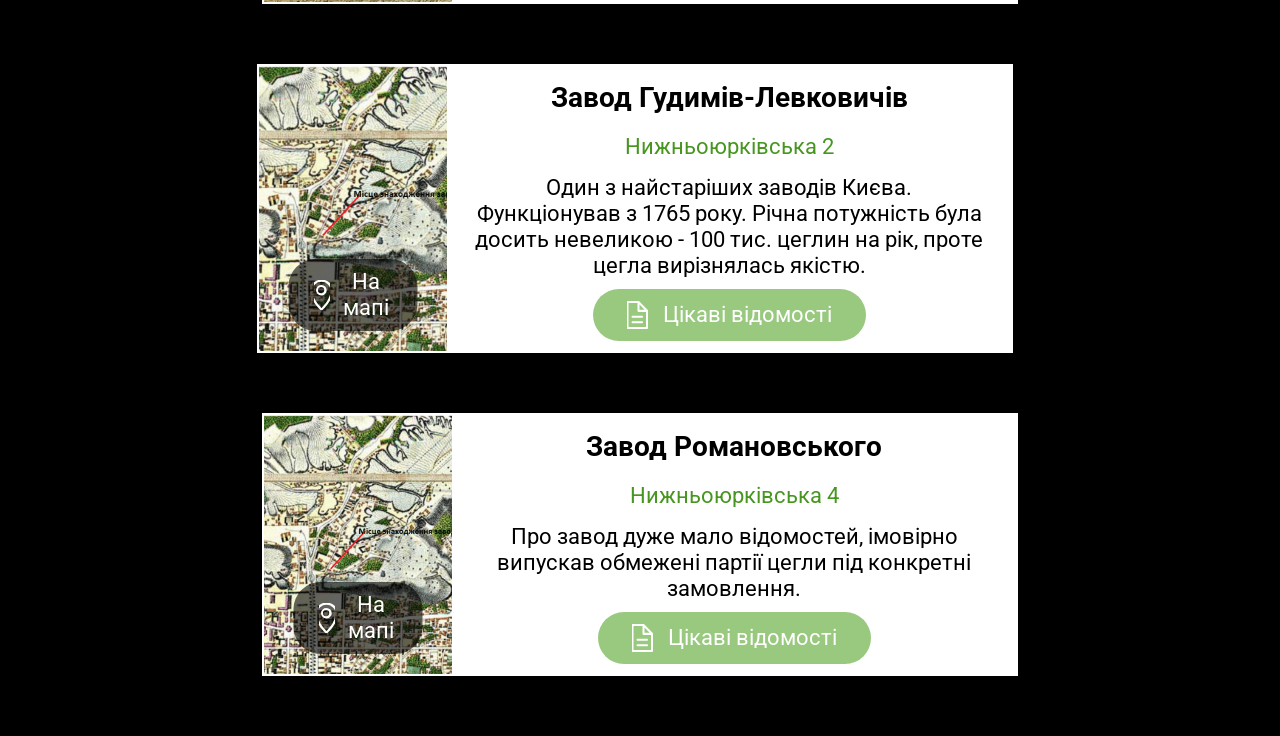
<file: Ogorodniki_museum/index-2.html>
<!DOCTYPE html>
<html lang="en">

<head>
  <meta charset="UTF-8">
  <meta name="viewport" content="width=device-width, initial-scale=1.0">
  <title>oGorodniki</title>
  <link rel="stylesheet" href="css/main.css">
  <link href="https://fonts.googleapis.com/css2?family=Roboto:wght@400;700&display=swap" rel="stylesheet">
</head>

<body>

  <div class="wrapper">
    <div class="top">
      <a href="#" class="logo top__logo">
        <img src="image/logo.svg" alt="oGorodniki">
      </a>
      <h1 class="title top__title">Заводи Києва в 1890 році</h1>
      <a href="#" class="btn top__btn">Всі заводи на мапі</a>
    </div>

    <div class="cards">
      <div class="container">
        <ul class="cards__list">
          <li class="cards__item cards__item_factory" data-index="1">
            <article class="card">
              <div class="card__image">
                <img src="image/factory-1.jpg" alt="Книжковий магазин Л.Ідзіковського">
                <button class="btn card__btn">На мапі</button>
              </div>
              <div class="card__descr">
                <h2 class="card__title">Завод Ейсмана</h2>
                <address class="card__addres">Либідська площа</address>
                <p>
                  Один з провідних київських заводів. У 1848 році випустив 1,5 млн цеглин. З цегли заводу побудовані
                  Червоний корпус, Перша та Друга Київські гімназії, Кадетський корпус (тепер Міністерство оборони).
                </p>
                <a href="#" class="card__link">Цікаві відомості</a>
              </div>
            </article>
          </li>
          <li class="cards__item cards__item_factory" data-index="2">
            <article class="card">
              <div class="card__image">
                <img src="image/factory-2.jpg" alt="Книжковий магазин Л.Ідзіковського">
                <button class="btn card__btn">На мапі</button>
              </div>
              <div class="card__descr">
                <h2 class="card__title">Монастирський завод Лаври</h2>
                <address class="card__addres">При в'їзді на сучасний Південний міст, коло вулиці Інженерної</address>
                <p>
                  Один з найбільших цегляних заводів Києва. Так у 1859 році виробив 1 млн цеглин.
                </p>
                <a href="#" class="card__link">Цікаві відомості</a>
              </div>
            </article>
          </li>
          <li class="cards__item cards__item_factory" data-index="3">
            <article class="card">
              <div class="card__image">
                <img src="image/factory-3_4.jpg" alt="Книжковий магазин Л.Ідзіковського">
                <button class="btn card__btn">На мапі</button>
              </div>
              <div class="card__descr">
                <h2 class="card__title">Казенний завод №1</h2>
                <address class="card__addres">Залізничне шосе</address>
                <p>
                  Продукція заводу йшла переважно для будівництва укріплень Київської фортеці. Працювали на виробництві
                  переважно солдати та засуджені.
                </p>
                <a href="#" class="card__link">Цікаві відомості</a>
              </div>
            </article>
          </li>
          <li class="cards__item cards__item_factory" data-index="4">
            <article class="card">
              <div class="card__image">
                <img src="image/factory-3_4.jpg" alt="Книжковий магазин Л.Ідзіковського">
                <button class="btn card__btn">На мапі</button>
              </div>
              <div class="card__descr">
                <h2 class="card__title">Казенний завод №2</h2>
                <address class="card__addres">Корчувате</address>
                <p>
                  Випускав невеликі партії цегли для військово-інженерних потреб. Працювали на виробництві переважно
                  солдати та засуджені.
                </p>
                <a href="#" class="card__link">Цікаві відомості</a>
              </div>
            </article>
          </li>
          <li class="cards__item cards__item_factory" data-index="5">
            <article class="card">
              <div class="card__image">
                <img src="image/factory-5_6.png" alt="Книжковий магазин Л.Ідзіковського">
                <button class="btn card__btn">На мапі</button>
              </div>
              <div class="card__descr">
                <h2 class="card__title">Завод Гудимів-Левковичів</h2>
                <address class="card__addres">Нижньоюрківська 2</address>
                <p>
                  Один з найстаріших заводів Києва. Функціонував з 1765 року. Річна потужність була досить невеликою -
                  100 тис. цеглин на рік, проте цегла вирізнялась якістю.
                </p>
                <a href="#" class="card__link">Цікаві відомості</a>
              </div>
            </article>
          </li>
          <li class="cards__item cards__item_factory" data-index="6">
            <article class="card">
              <div class="card__image">
                <img src="image/factory-5_6.png" alt="Книжковий магазин Л.Ідзіковського">
                <button class="btn card__btn">На мапі</button>
              </div>
              <div class="card__descr">
                <h2 class="card__title">Завод Романовського</h2>
                <address class="card__addres">Нижньоюрківська 4</address>
                <p>
      Про завод дуже мало відомостей,
                  імовірно випускав обмежені партії цегли під конкретні замовлення.                </p>
                <a href="#" class="card__link">Цікаві відомості</a>
              </div>
            </article>
          </li>
        </ul>
      </div>
    </div>
  </div>

  <div class="modal-map modal-map_factory">
    <div class="modal-map__body">
      <button class="modal-btn modal-map__close"></button>
      <div class="modal-map__pins map-pins">
        <div class="map-pins__item map-pins__item_factory" data-index='1'>
          <img src="image/pin-2.svg" alt="">
          <div class="map-pins__card">
            <button class="map-pins__close"></button>
            <div class="map-pins__img map-pins__img_factory"></div>
            <div class="map-pins__descr">
              <h2 class="map-pins__title">Завод Ейсмана</h2>
              <address class="map-pins__addres">Либідська площа</address>
              <p>
                Один з провідних київських заводів. У 1848 році випустив 1,5 млн цеглин. З цегли заводу побудовані
                Червоний корпус, Перша та Друга Київські гімназії, Кадетський корпус (тепер Міністерство оборони).
              </p>
            </div>
          </div>
        </div>
        <div class="map-pins__item map-pins__item_factory" data-index='2'>
          <img src="image/pin-2.svg" alt="">
          <div class="map-pins__card">
            <button class="map-pins__close"></button>
            <div class="map-pins__img map-pins__img_factory-2"></div>
            <div class="map-pins__descr">
              <h2 class="map-pins__title">Монастирський завод Лаври</h2>
              <address class="map-pins__addres">При в'їзді на сучасний Південний міст, коло вулиці Інженерної</address>
              <p>
                Один з найбільших цегляних заводів Києва. Так у 1859 році виробив 1 млн цеглин.
              </p>
            </div>
          </div>
        </div>
        <div class="map-pins__item map-pins__item_factory" data-index='3'>
          <img src="image/pin-2.svg" alt="">
          <div class="map-pins__card">
            <button class="map-pins__close"></button>
            <div class="map-pins__img map-pins__img_factory-3"></div>
            <div class="map-pins__descr">
              <h2 class="map-pins__title">Казенний завод №1</h2>
              <address class="map-pins__addres">Залізничне шосе</address>
              <p>
                Продукція заводу йшла переважно для будівництва укріплень Київської фортеці. Працювали на виробництві
                переважно солдати та засуджені.
              </p>
            </div>
          </div>
        </div>
        <div class="map-pins__item map-pins__item_factory" data-index='4'>
          <img src="image/pin-2.svg" alt="">
          <div class="map-pins__card map-pins__card_4">
            <button class="map-pins__close"></button>
            <div class="map-pins__img map-pins__img_factory-4"></div>
            <div class="map-pins__descr">
              <h2 class="map-pins__title">Казенний завод №2</h2>
              <address class="map-pins__addres">Корчувате</address>
              <p>
                Випускав невеликі партії цегли для військово-інженерних потреб. Працювали на виробництві переважно
                солдати та засуджені.
              </p>
            </div>
          </div>
        </div>
        <div class="map-pins__item map-pins__item_factory small" data-index='5'>
          <img src="image/pin-2.svg" alt="">
          <div class="map-pins__card">
            <button class="map-pins__close"></button>
            <div class="map-pins__img map-pins__img_factory-5"></div>
            <div class="map-pins__descr">
              <h2 class="map-pins__title">Завод Гудимів-Левковичів</h2>
              <address class="map-pins__addres">Нижньоюрківська 2</address>
              <p>
                Один з найстаріших заводів Києва. Функціонував з 1765 року. Річна потужність була досить невеликою -
                100 тис. цеглин на рік, проте цегла вирізнялась якістю.
              </p>
            </div>
          </div>
        </div>
        <div class="map-pins__item map-pins__item_factory small" data-index='6'>
          <img src="image/pin-2.svg" alt="">
          <div class="map-pins__card">
            <button class="map-pins__close"></button>
            <div class="map-pins__img map-pins__img_factory-6"></div>
            <div class="map-pins__descr">
              <h2 class="map-pins__title">Завод Романовського</h2>
              <address class="map-pins__addres">Нижньоюрківська 4</address>
              <p>
                Про завод дуже мало відомостей, імовірно випускав обмежені партії цегли під конкретні замовлення.
              </p>
            </div>
          </div>
        </div>
      </div>
    </div>
  </div>

  <div class="modal-info" id="modal-info-factory">
    <div class="modal-info__dialog">
      <div class="modal-info__content">
      </div>
    </div>
  </div>

  <script src="js/main.js"></script>
</body>

</html>
</file>
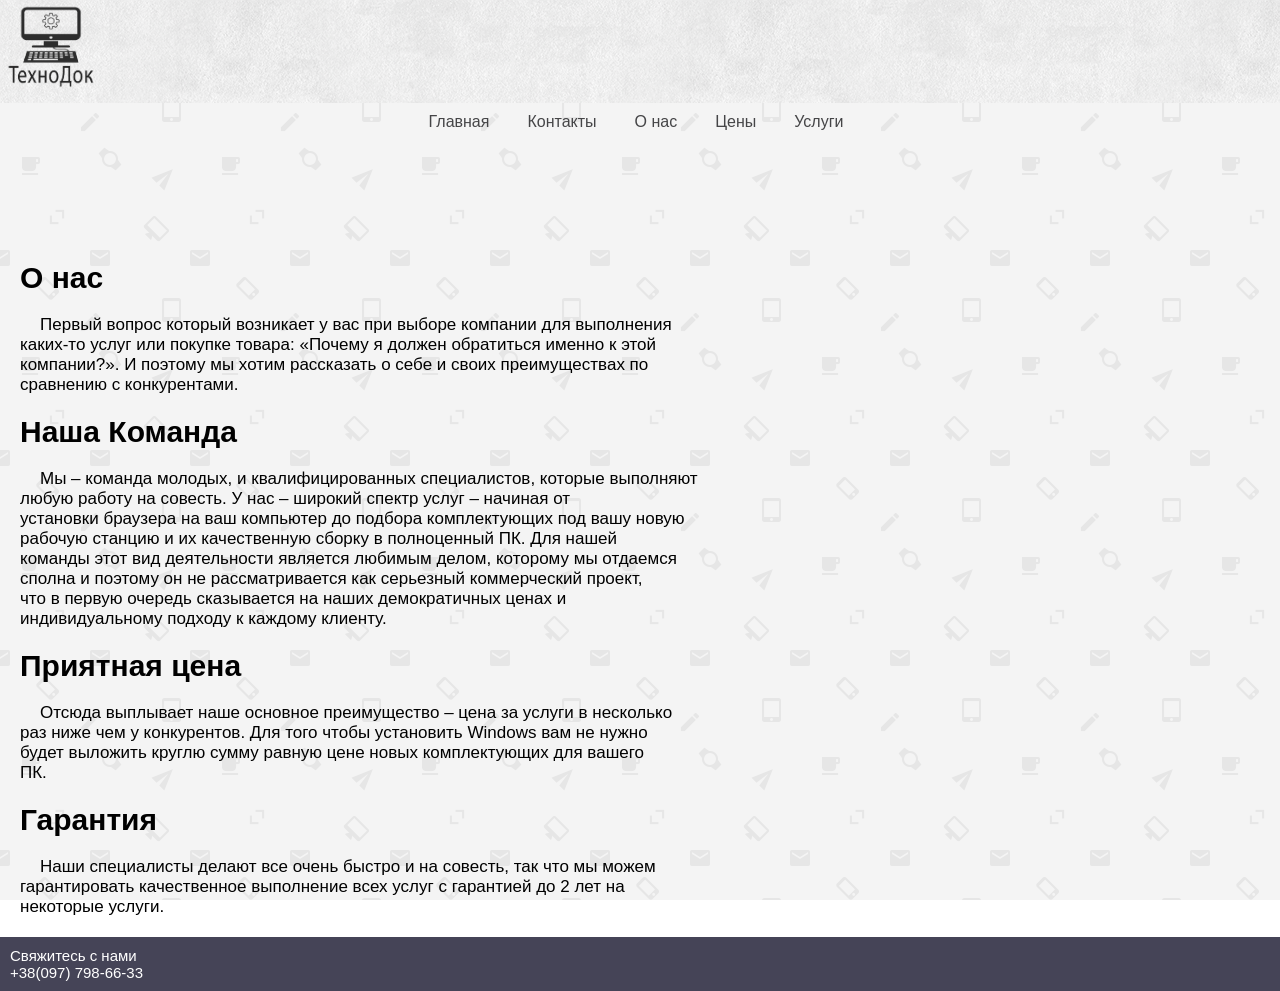
<file: Site/about.html>
<!DOCTYPE html>
<html lang='ru'>
<head>
     <meta charset='UTF-8'>
    <title>Computer</title>
<link rel="stylesheet" href="css/style.css">
<link href="https://fonts.googleapis.com/css?family=Raleway&display=swap" rel="stylesheet">

</head>
<body>
<header> 
<div class="logo">
<a href="index.html"><img class="graficlogo" src="img/logo.png" alt="Logo"></a>
<h2>+38(097)798-66-33</h2>
</div>
<nav class="topnav" id="myTopnav">
    <ul>
<li><a href="index.html">Главная</a></li>
<li><a href="contacts.html">Контакты</a></li>
<li><a href="about.html">О нас</a></li>
<li><a href="price.html">Цены</a></li>
<li><a href="services.html">Услуги</a></li>

    </ul>
<a id="menu" href="#" class="icon">&#9776</a>
</nav>

</header>
<br><br><br><br><br>
<p id="h1">O нас</p>
<p id="a1"> 
Первый вопрос который возникает у вас при выборе компании для выполнения <br>каких-то услуг или покупке товара: «Почему я должен обратиться именно к этой <br>компании?». И поэтому мы хотим рассказать о себе и своих преимуществах по <br>сравнению с конкурентами.</p>

<p id="h1">Наша Команда</p>
   <p id="a1">Мы – команда молодых, и квалифицированных специалистов, которые выполняют <br>любую работу на совесть. У нас – широкий спектр услуг – начиная от <br>установки браузера на ваш компьютер до подбора комплектующих под вашу новую 
   <br>рабочую станцию и их качественную сборку в полноценный ПК. Для нашей <br>команды этот вид деятельности является любимым делом, которому мы отдаемся <br>сполна и поэтому он не рассматривается как серьезный коммерческий проект, <br>что в первую очередь сказывается на наших демократичных ценах и <br>индивидуальному подходу к каждому клиенту.</p>
<p id="h1">Приятная цена</p>  
     <p id="a1">Отсюда выплывает наше основное преимущество – цена за услуги в несколько <br>раз ниже чем у конкурентов. Для того чтобы установить Windows вам не нужно<br> будет выложить круглю сумму равную цене новых комплектующих для вашего <br>ПК. </p>
<p id="h1">Гарантия</p>
  <p id="a1"> Наши специалисты делают все очень быстро и на совесть, так что мы можем <br>гарантировать качественное выполнение всех услуг с гарантией до 2 лет на <br>некоторые услуги. <br>
</p>


</p>

  <div id="footer">
   <p id="f1">Cвяжитесь с нами</p>
   <p id="f1">+38(097) 798-66-33</p>
   
  </div>
<script src="js/script.js"></script>
</body>
</html>
</file>
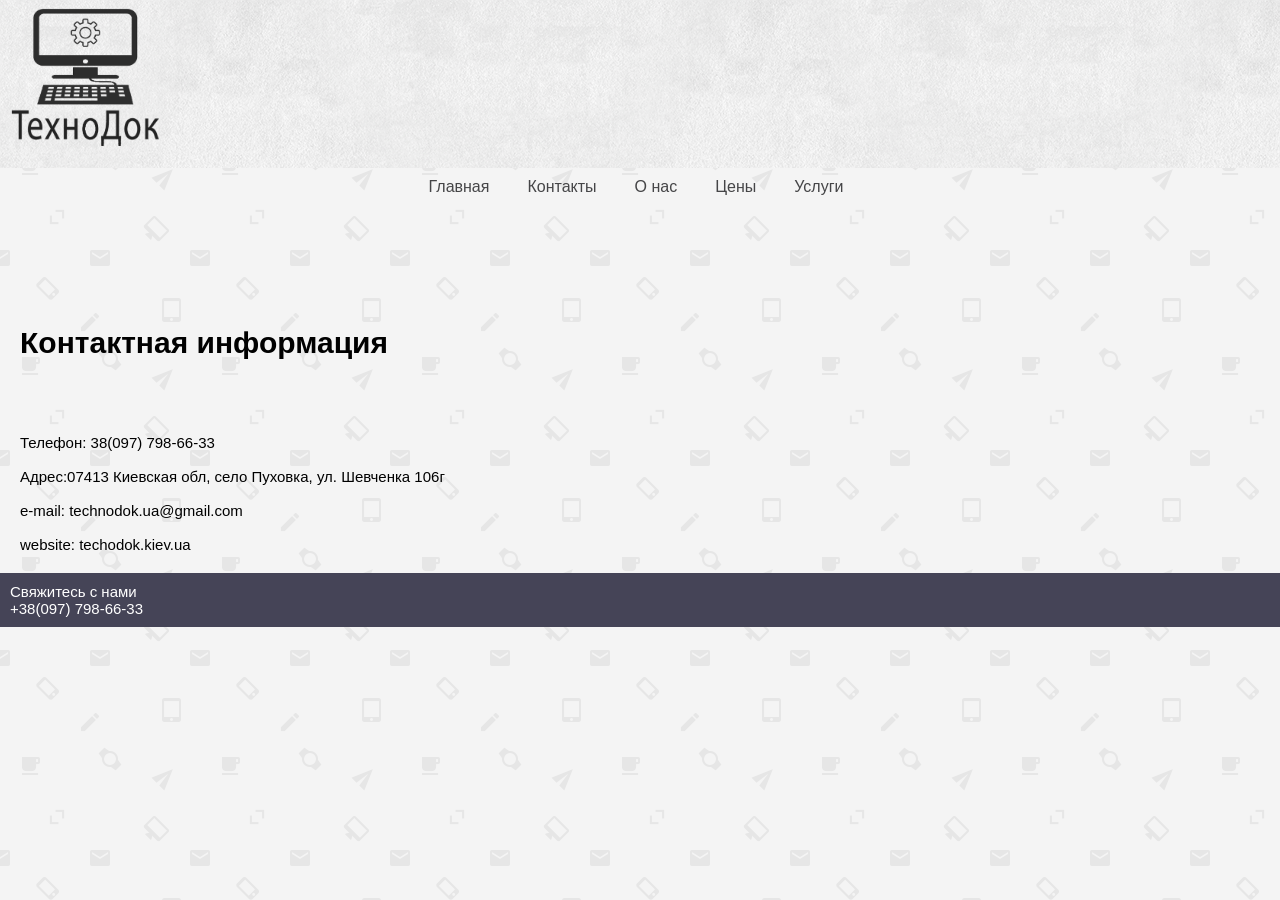
<file: Site/contacts.html>
<!DOCTYPE html>
<html lang='ru'>
<head>
     <meta charset='UTF-8'>
    <title>Контакты</title>
<link rel="stylesheet" href="css/style.css">
<link href="https://fonts.googleapis.com/css?family=Raleway&display=swap" rel="stylesheet">


</head>
<body>
<header> 


<div class="logo">
<a href="index.html"><img class="graficlogo" src="img/logo.png" alt="Logo"></a>

</div>
<nav class="topnav" id="myTopnav">
   <ul>
<li><a href="index.html">Главная</a></li>
<li><a href="contacts.html">Контакты</a></li>
<li><a href="about.html">О нас</a></li>
<li><a href="price.html">Цены</a></li>
<li><a href="services.html">Услуги</a></li> 
    </ul>
<a id="menu" href="#" class="icon">&#9776</a>
</nav>
</header>
<br><br><br><br><br>

<p id="ch1">Контактная информация</p><br><br><br>
<p id="ca1">Телефон: 38(097) 798-66-33 <br><br>
Адрес:07413 Киевская обл, село Пуховка, ул. Шевченка 106г<br><br>
e-mail: technodok.ua@gmail.com <br><br>
website: techodok.kiev.ua</p>


</p>

  <div id="footer">
   <p id="f1">Cвяжитесь с нами</p>
   <p id="f1">+38(097) 798-66-33</p>
   
  </div>
<script src="js/script.js"></script>
</body>
</html>
</file>
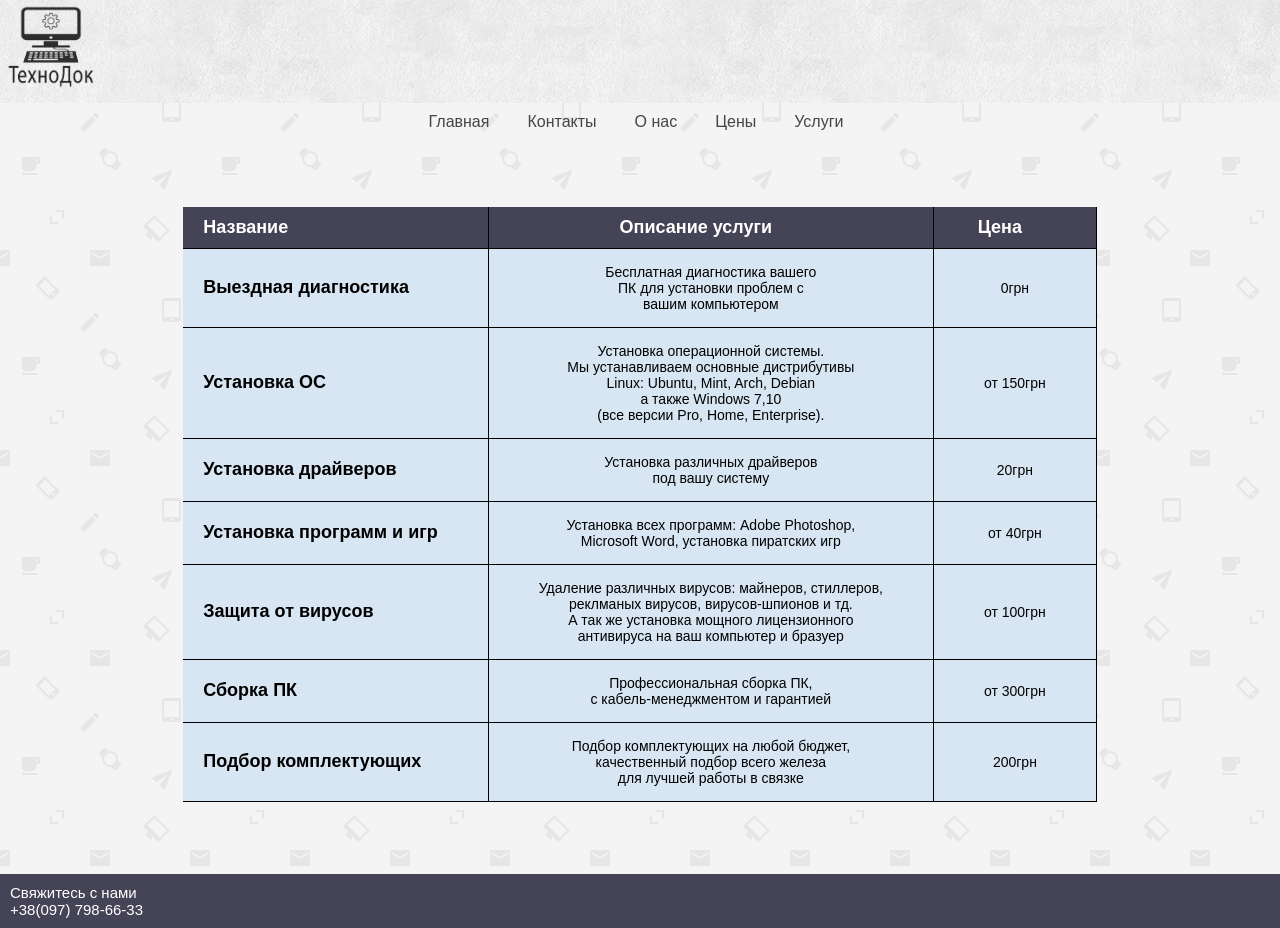
<file: Site/price.html>
<!DOCTYPE html>
<html lang='ru'>
<head>
     <meta charset='UTF-8'>
    <title>Computer</title>
<link rel="stylesheet" href="css/style.css">
<link href="https://fonts.googleapis.com/css?family=Raleway&display=swap" rel="stylesheet">


</head>
<body>
<header> 

<div class="logo">
<a href="index.html"><img class="graficlogo" src="img/logo.png" alt="Logo"></a>
<h2>+38(097)798-66-33</h2>
</div>
<nav class="topnav" id="myTopnav">
      <ul>
<li><a href="index.html">Главная</a></li>
<li><a href="contacts.html">Контакты</a></li>
<li><a href="about.html">О нас</a></li>
<li><a href="price.html">Цены</a></li>
<li><a href="services.html">Услуги</a></li>

    </ul>
<a id="menu" href="#" class="icon">&#9776</a>
</nav>
</header>
<br><br>



<table id="table1">
<tr>
  <th>Название</th>
  <th>Описание услуги</th>
  <th>Цена</th>
  </tr>
  <tr>
    <td><b>Выездная диагностика</b></td>
    <td>Бесплатная диагностика вашего <br> ПК для установки проблем с <br>вашим компьютером </td>
    <td>0грн</td>
  </tr>
 <tr>
  <td><b>Установка ОС</b></td>
  <td>Установка операционной системы.<br> Мы устанавливаем основные дистрибутивы<br>  Linux: Ubuntu, Mint, Arch, Debian <br> а также Windows 7,10 <br> (все версии Pro, Home, Enterprise).
  </td>
  <td>от 150грн</td>

 </tr>

<tr>
  <td><b>Установка драйверов</b></td>
  <td>Установка различных драйверов <br> под вашу систему</td>
  <td>20грн</td>

</tr>
<tr>
  <td><b>Установка программ и игр</b></td>
  <td> Установка всех программ: Adobe Photoshop,<br> Microsoft Word, установка пиратских игр</td>
  <td>от 40грн</td>

</tr>
<tr>
  <td ><b>Защита от вирусов</b></td>
  <td> Удаление различных вирусов: майнеров, стиллеров,<br> реклманых вирусов, вирусов-шпионов и тд.<br>  А так же установка мощного лицензионного<br>  антивируса на ваш компьютер и бразуер</td>
  <td>от 100грн</td>

</tr>
<tr>
  <td><b>Сборка ПК</td>
  <td>Профессиональная сборка ПК, <br>с кабель-менеджментом и гарантией</td>
  <td>от 300грн</td>
</tr>
  <td><b>Подбор комплектующих</b></td>
  <td>Подбор комплектующих на любой бюджет, <br>качественный подбор всего железа <br>для лучшей работы в связке </td>
  <td>200грн</td>
</tr>
</table>
</p>
<br><br><br><br>
  <div id="footer">
   <p id="f1">Cвяжитесь с нами</p>
   <p id="f1">+38(097) 798-66-33</p>
   
  </div>

<script src="js/script.js"></script>
</body>
</html>
</file>
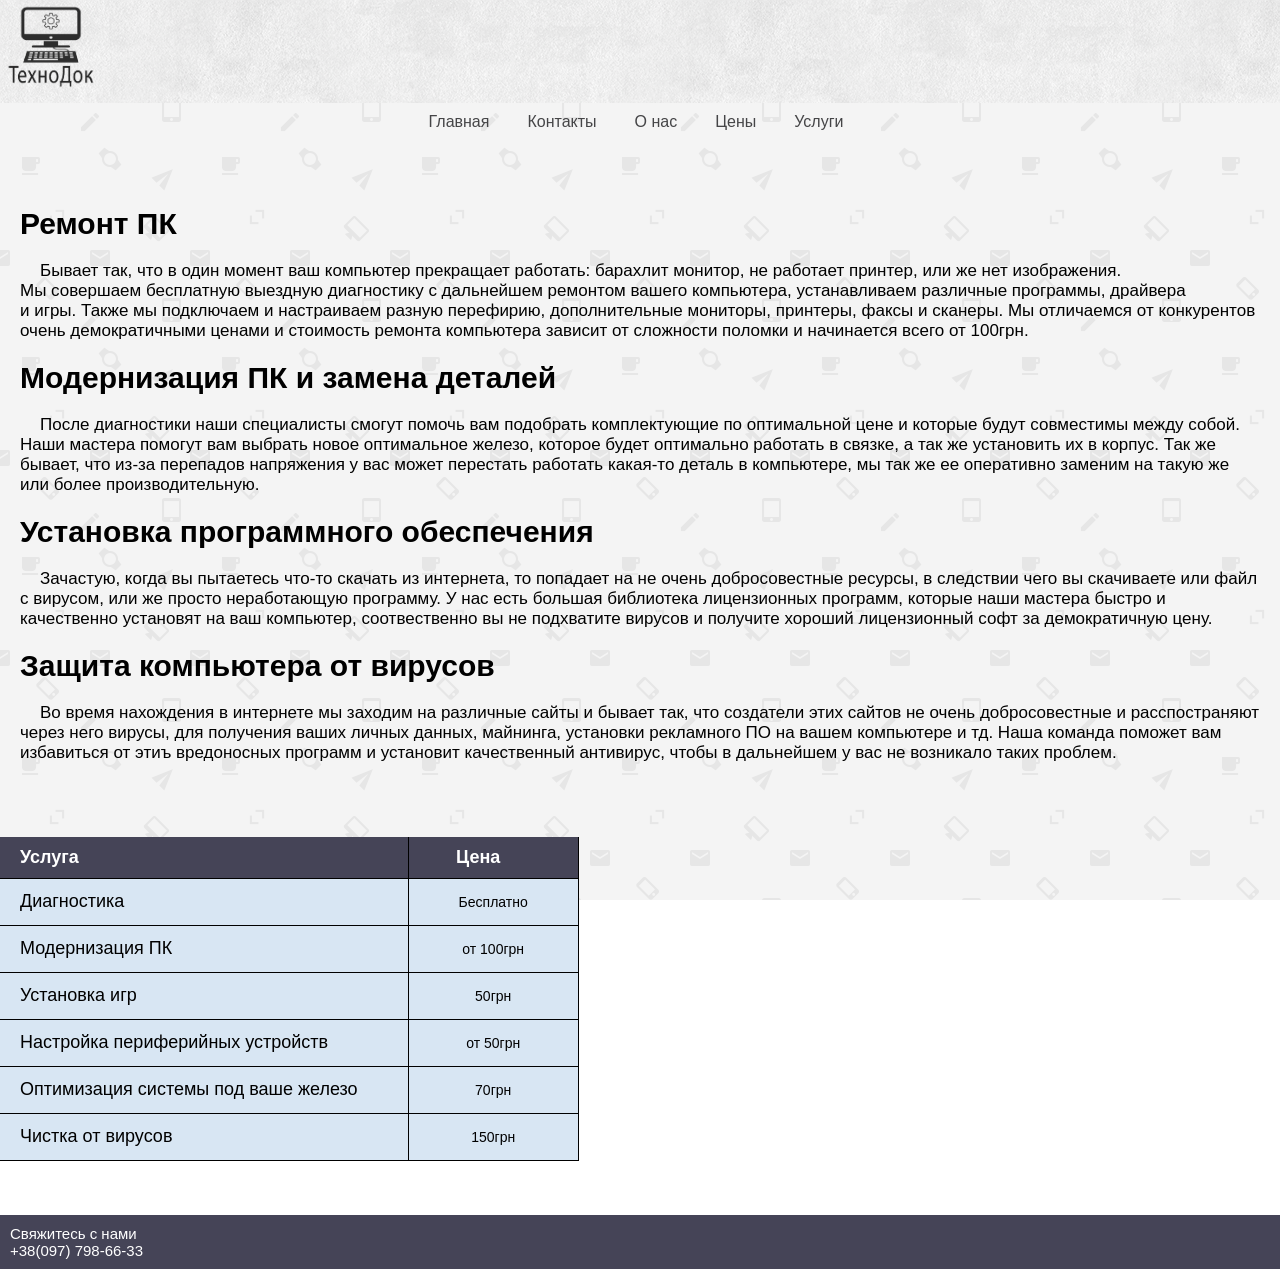
<file: Site/services.html>
<!DOCTYPE html>
<html lang='ru'>
<head>
     <meta charset='UTF-8'>
    <title>Computer</title>
<link rel="stylesheet" href="css/style.css">
<link href="https://fonts.googleapis.com/css?family=Raleway&display=swap" rel="stylesheet">


</head>
<body>
<header> 




</style>
<div class="logo">
<a href="index.html"><img class="graficlogo" src="img/logo.png" alt="Logo"></a>
<h2>+38(097)798-66-33</h2>
</div>
<nav class="topnav" id="myTopnav">
   <ul>
<li><a href="index.html">Главная</a></li>
<li><a href="contacts.html">Контакты</a></li>
<li><a href="about.html">О нас</a></li>
<li><a href="price.html">Цены</a></li>
<li><a href="services.html">Услуги</a></li>

    </ul>
<a id="menu" href="#" class="icon">&#9776</a>
</nav>
</header>
<br><br>


<p id="h1">Ремонт ПК</p>
<p id="a1">Бывает так, что в один момент ваш компьютер прекращает работать: барахлит монитор, не работает принтер, или же нет изображения. <br>Мы совершаем бесплатную выездную диагностику с дальнейшем ремонтом вашего компьютера, устанавливаем различные программы, драйвера <br>и игры. Также мы подключаем и настраиваем разную перефирию, дополнительные мониторы, принтеры, факсы и сканеры. Мы отличаемся от конкурентов очень демократичными ценами и   стоимость ремонта компьютера зависит от сложности поломки и начинается всего от 100грн.</p>
<p id="h1">Модернизация ПК и замена деталей</p>
<p id="a1">После диагностики наши специалисты смогут помочь вам подобрать комплектующие по оптимальной цене и которые будут совместимы между собой. Наши мастера помогут вам выбрать новое оптимальное железо, которое будет оптимально работать в связке, а так же установить их в корпус. Так же бывает, что из-за перепадов напряжения у вас может перестать работать какая-то деталь в компьютере, мы так же ее оперативно заменим на такую же или более производительную.</p>
<p id="h1">Установка программного обеспечения</p>
<p id="a1">Зачастую, когда вы пытаетесь что-то скачать из интернета, то попадает на не очень добросовестные ресурсы, в следствии чего вы скачиваете или файл с вирусом, или же просто неработающую программу. У нас есть большая библиотека лицензионных программ, которые наши мастера быстро и качественно установят на ваш компьютер, соотвественно вы не подхватите вирусов и получите хороший лицензионный софт за демократичную цену. </p>
<p id="h1">Защита компьютера от вирусов </p>
<p id="a1">Во время нахождения в интернете мы заходим на различные сайты и бывает так, что создатели этих сайтов не очень добросовестные и расспостраняют через него вирусы, для получения ваших личных данных, майнинга, установки рекламного ПО на вашем компьютере и тд. Наша команда поможет вам избавиться от этиъ вредоносных программ и установит качественный антивирус, чтобы в дальнейшем у вас не возникало таких проблем.</p>
	
<br><br><br>
</p>


<table id="table2">
<tr>
  <th>Услуга</th>
  <th>Цена</th>
</tr>
<tr>
<td> Диагностика </td>  
<td>Бесплатно</td>
</tr>

<tr>
<td>Модернизация ПК</td>  
<td>от 100грн</td>
</tr> 
    <tr>
    <td>Установка игр</td>  
    <td>50грн</td>
    </tr> 
        <tr>
        <td>Настройка периферийных устройств</td>  
        <td>от 50грн</td>
        </tr> 
            <tr>
            <td>Оптимизация системы под ваше железо</td>  
            <td>70грн</td>
            </tr> 
                <tr>
                <td>Чистка от вирусов</td>  
                <td>150грн</td>
                </tr> 
</table> 
<br><br><br>
  <div id="footer">
   <p id="f1">Cвяжитесь с нами</p>
   <p id="f1">+38(097) 798-66-33</p>
   
  </div>
<script src="js/script.js"></script>
</body>
</html>
</file>
<file: static/css/main.aa634e96.chunk.css>
body{margin:0;font-family:-apple-system,BlinkMacSystemFont,"Segoe UI","Roboto","Oxygen","Ubuntu","Cantarell","Fira Sans","Droid Sans","Helvetica Neue",sans-serif;-webkit-font-smoothing:antialiased;-moz-osx-font-smoothing:grayscale}*{box-sizing:border-box}code{font-family:source-code-pro,Menlo,Monaco,Consolas,"Courier New",monospace}
/*# sourceMappingURL=main.aa634e96.chunk.css.map */
</file>
<file: Ogorodniki 3/css/main.css>
*{padding:0px;margin:0px;border:0px}*,*:before,*:after{-webkit-box-sizing:border-box;box-sizing:border-box}:focus,:active{outline:none}a:focus,a:active{outline:none}aside,nav,footer,header,section{display:block}html,body{min-width:320px}body{background-image:url("../image/bg-map.jpg");background-position:center;background-repeat:no-repeat;background-size:cover;background-attachment:fixed;color:#fff;background-color:#000;line-height:1;font-family:'Roboto', sans-serif;-ms-text-size-adjust:100%;-moz-text-size-adjust:100%;-webkit-text-size-adjust:100%}input,button,textarea{font-family:inherit}input::-ms-clear{display:none}button{cursor:pointer}button::-moz-focus-inner{padding:0;border:0}a,a:visited{text-decoration:none;color:#fff}a:hover{text-decoration:none}ul li{list-style:none}img{max-width:100%}h1,h2,h3,h4,h5,h6{font-weight:inherit;font-size:inherit}body.lock{position:fixed;top:0;right:0;left:0;bottom:0}.wrapper{width:100%;min-height:100%;overflow:hidden}.container{padding:0 100px}.top{padding-top:35px;padding-bottom:22px;text-align:center}.top__btn{padding:10px 40px 10px 50px;margin-bottom:25px}.logo{display:inline-block}.title{font-size:90px;line-height:105px;margin-bottom:10px}.btn{display:-webkit-inline-box;display:-ms-inline-flexbox;display:inline-flex;-webkit-box-align:center;-ms-flex-align:center;align-items:center;font-size:22px;line-height:26px;border-radius:27px;color:#fff;background-color:rgba(0,0,0,0.6)}.btn::before{content:"";display:inline-block;margin-right:10px;width:23px;height:30px;background:url("../image/pin.svg") center no-repeat}.cards{padding-top:22px}.cards__list{display:-webkit-box;display:-ms-flexbox;display:flex;-ms-flex-wrap:wrap;flex-wrap:wrap;-webkit-box-pack:justify;-ms-flex-pack:justify;justify-content:space-between}@media (max-width: 1800px){.cards__list{-webkit-box-orient:vertical;-webkit-box-direction:normal;-ms-flex-direction:column;flex-direction:column;-webkit-box-align:center;-ms-flex-align:center;align-items:center}}.cards__item{min-height:337px;margin-bottom:60px;width:48%;margin-right:10px}.cards__item:nth-child(2n){margin-right:0}.cards__item_factory{min-height:auto}@media (max-width: 1800px){.cards__item{width:70%}}.card{display:-webkit-box;display:-ms-flexbox;display:flex;height:100%;background-color:#fff;color:#000;border:2px solid #fff}.card__image{position:relative;-webkit-box-flex:0;-ms-flex:0 1 25%;flex:0 1 25%}.card__image img{display:block;width:100%;height:100%;-o-object-fit:cover;object-fit:cover}.card__btn{position:absolute;bottom:20px;left:50%;-webkit-transform:translateX(-50%);-ms-transform:translateX(-50%);transform:translateX(-50%);padding:10px 25px}.card__descr{display:-webkit-box;display:-ms-flexbox;display:flex;-webkit-box-orient:vertical;-webkit-box-direction:normal;-ms-flex-direction:column;flex-direction:column;-webkit-box-pack:center;-ms-flex-pack:center;justify-content:center;-webkit-box-align:center;-ms-flex-align:center;align-items:center;-webkit-box-flex:0;-ms-flex:0 1 75%;flex:0 1 75%;padding:15px 25px 10px;text-align:center}.card__title{margin-bottom:20px;font-weight:bold;font-size:28px;line-height:33px}.card__addres{margin-bottom:15px;font-style:normal;font-size:22px;line-height:26px;color:#469620}.card p{margin-bottom:10px;font-size:22px;line-height:26px}.card__link{padding:12px 34px;display:-webkit-inline-box;display:-ms-inline-flexbox;display:inline-flex;-webkit-box-align:center;-ms-flex-align:center;align-items:center;font-size:22px;line-height:26px;border-radius:27px;background-color:rgba(85,163,42,0.6)}.card__link::before{content:'';display:inline-block;width:21px;height:28px;margin-right:15px;background:url("../image/file.svg") center no-repeat}.modal-map{display:none;position:fixed;top:0;left:0;width:100%;height:100%;background:url("../image/map-shops.jpg") center/cover no-repeat}.modal-map__close{top:20px;right:20px;background-image:url("../image/cross.svg")}.modal-map_factory{background:url("../image/bg-factory.jpg") center/cover no-repeat}.modal-map_city{background:url("../image/city-map.jpg") center/100% 105% no-repeat !important}.map-pins__item{width:30%;position:absolute;top:24%;left:46%}.map-pins__item img{width:40px;height:40px}.map-pins__item:nth-child(2){top:51%;left:20%}.map-pins__item:nth-child(3){top:26%;left:44%}.map-pins__item:nth-child(4){top:46%;left:36%}.map-pins__item:nth-child(5){top:69%;left:73%}.map-pins__item:nth-child(6){top:42%;left:37%}.map-pins__item:nth-child(7){top:63%;left:79%}.map-pins__item:nth-child(8){top:50%;left:38%}.map-pins__item:nth-child(9){top:66%;left:74%}.map-pins__item img{position:relative;z-index:1;cursor:pointer}.map-pins__item_factory{top:27%;left:39%}.map-pins__item_factory:nth-child(2){top:44%;left:14%}.map-pins__item_factory:nth-child(3){top:40%;left:16%}.map-pins__item_factory:nth-child(4){top:7%;left:7%}.map-pins__item_factory:nth-child(5){top:77%;left:81%}.map-pins__item_factory:nth-child(5) .map-pins__card{left:-120px}.map-pins__item_factory:nth-child(6){top:78%;left:79%}.map-pins__item_factory:nth-child(6) .map-pins__card{left:-120px}.map-pins__card{position:absolute;max-width:500px;width:100%;z-index:3;bottom:40px;left:0;display:none;overflow:hidden;border:2px solid #fff;border-radius:10px;-webkit-box-shadow:0 10px 20px rgba(0,0,0,0.6);box-shadow:0 10px 20px rgba(0,0,0,0.6)}.map-pins__card_4{bottom:-153px !important}.map-pins__close{display:block;position:absolute;top:10px;right:10px;width:30px;height:30px;border-radius:50%;background:url("../image/cross.svg") center/10px 10px no-repeat;background-color:#fff}.map-pins__img{height:125px;background-image:url("../image/shop-1.jpg");background-repeat:no-repeat;background-size:cover;background-position:center}.map-pins__img_2{background-image:url("../image/shop-2.jpg")}.map-pins__img_3{background-image:url("../image/shop-3.jpg")}.map-pins__img_4{background-image:url("../image/shop-4.jpg")}.map-pins__img_5{background-image:url("../image/shop-5.jpg")}.map-pins__img_6{background-image:url("../image/shop-6.jpeg")}.map-pins__img_7{background-image:url("../image/shop-7.jpg")}.map-pins__img_8{background-image:url("../image/shop-8.jpg")}.map-pins__img_9{background-image:url("../image/shop-9.jpg")}.map-pins__descr{padding:15px 30px;text-align:center;background-color:#fff;color:#000}.map-pins__title{margin-bottom:7px;font-size:20px;line-height:24px}.map-pins__addres{margin-bottom:7px;font-size:18px;color:#469620;line-height:22px;font-style:normal}.modal-map.open{display:block !important}.map-pins__card.open{display:block}.map-pins__card.hide{display:none}.modal-btn{position:absolute;width:65px;height:65px;background-color:#fff;border-radius:50%;background-repeat:no-repeat;background-position:center;background-size:25px 25px;-webkit-box-shadow:0 10px 20px rgba(0,0,0,0.6);box-shadow:0 10px 20px rgba(0,0,0,0.6);cursor:pointer}.small{max-width:350px !important}.map-pins__img_factory{background-image:url("../image/factory-1.jpg")}.map-pins__img_factory-2{background-image:url("../image/factory-2.jpg")}.map-pins__img_factory-3{background-image:url("../image/factory-3_4.jpg")}.map-pins__img_factory-4{background-image:url("../image/factory-3_4.jpg")}.map-pins__img_factory-5{background-image:url("../image/factory-5_6.png")}.map-pins__img_factory-6{background-image:url("../image/factory-5_6.png")}.modal-info{display:none;position:fixed;top:0;left:0;width:100%;height:100%;background-color:rgba(0,0,0,0.5)}.modal-info.open{display:block}.modal-info__dialog{margin:5% auto;width:80%}.modal-info__content{position:relative;padding:45px;display:-webkit-box;display:-ms-flexbox;display:flex;background-color:#fff;color:#000}.modal-info__close{position:absolute;top:45px;right:45px;width:34px;height:34px;background:url("../image/cross.svg") center/cover no-repeat;cursor:pointer}.modal-info__img{margin-right:40px;width:50%;height:720px}.modal-info__img img{display:block;width:100%;height:100%;-o-object-fit:cover;object-fit:cover;-o-object-position:center;object-position:center}.modal-info__descr{display:-webkit-box;display:-ms-flexbox;display:flex;-webkit-box-orient:vertical;-webkit-box-direction:normal;-ms-flex-direction:column;flex-direction:column;-webkit-box-pack:justify;-ms-flex-pack:justify;justify-content:space-between;width:50%}.modal-info__descr p{font-size:28px;line-height:1.2}.modal-info__title{margin-bottom:20px;font-size:40px;line-height:1.2}.modal-info__addres{margin-bottom:25px;font-size:28px;font-style:normal;color:#469620;line-height:1.2}.modal-info__btn{position:static;-webkit-transform:none;-ms-transform:none;transform:none;padding:10px 20px}.map-pins__item_city{display:none}.map-pins__item_city.open{display:block !important}.map-pins__item_city-1{top:37% !important;left:30% !important}.map-pins__item_city-1 .map-pins__card .map-pins__img{background-image:url("../image/Вінниця.jpg")}.map-pins__item_city-2{top:48% !important;left:62% !important}.map-pins__item_city-2 .map-pins__card .map-pins__img{background-image:url("../image/Дніпро.jpg")}.map-pins__item_city-3{top:56% !important;left:62% !important}.map-pins__item_city-3 .map-pins__card .map-pins__img{background-image:url("../image/Запоріжжя.jpg")}.map-pins__item_city-4{top:20% !important;left:40% !important}.map-pins__item_city-4 .map-pins__card{bottom:-45px;left:33px}.map-pins__item_city-4 .map-pins__card .map-pins__img{background-image:url("../image/Киев.jpg")}.map-pins__item_city-5{top:46% !important;left:82% !important}.map-pins__item_city-5 .map-pins__card{max-width:352px;left:-146px}.map-pins__item_city-5 .map-pins__card .map-pins__img{background-image:url("../image/Луганськ.jpg")}.map-pins__item_city-6{top:67% !important;left:47% !important}.map-pins__item_city-6 .map-pins__card .map-pins__img{background-image:url("../image/Миколаїв.jpg")}.map-pins__item_city-7{top:73% !important;left:41% !important}.map-pins__item_city-7 .map-pins__card .map-pins__img{background-image:url("../image/Одеса.jpg")}.map-pins__item_city-8{top:32% !important;left:60% !important}.map-pins__item_city-8 .map-pins__card .map-pins__img{background-image:url("../image/Полтава.jpg")}.map-pins__item_city-9{top:35% !important;left:23% !important}.map-pins__item_city-9 .map-pins__card .map-pins__img{background-image:url("../image/хмельницький.jpg")}.map-pins__item_city-10{top:53% !important;left:75% !important}.map-pins__item_city-10 .map-pins__card{max-width:370px;left:-100px}.map-pins__item_city-10 .map-pins__card .map-pins__img{background-image:url("../image/донецьк.jpg")}.map-pins__item_city-11{top:14% !important;left:61% !important}.map-pins__item_city-11 .map-pins__card{bottom:-100px;left:35px}.map-pins__item_city-11 .map-pins__card .map-pins__img{background-image:url("../image/Суми.jpg")}.map-pins__item_city-12{top:26% !important;left:68% !important}.map-pins__item_city-12 .map-pins__card{bottom:-20px;max-width:400px}.map-pins__item_city-12 .map-pins__card .map-pins__img{background-image:url("../image/Харків.jpg")}.map-pins__item_city-13{top:72% !important;left:50% !important}.map-pins__item_city-13 .map-pins__card .map-pins__img{background-image:url("../image/Херсон.jpg")}.map-pins__item_city-14{top:34% !important;left:48% !important}.map-pins__item_city-14 .map-pins__card .map-pins__img{background-image:url("../image/Черкаси.jpg")}.map-pins__item_city-15{top:7% !important;left:44% !important}.map-pins__item_city-15 .map-pins__card{bottom:-140px !important}.map-pins__item_city-15 .map-pins__card .map-pins__img{background-image:url("../image/чернігів.jpg")}.map-pins__item_city-16{top:19% !important;left:15% !important}.map-pins__item_city-16 .map-pins__card{bottom:-180px}.map-pins__item_city-16 .map-pins__card .map-pins__img{background-image:url("../image/Луцьк.jpg")}.map-pins__item_city-17{top:19% !important;left:20% !important}.map-pins__item_city-17 .map-pins__card{bottom:-100px}.map-pins__item_city-17 .map-pins__card .map-pins__img{background-image:url("../image/Рівне.jpg")}.map-pins__item_city-18{top:93% !important;left:55% !important}.map-pins__item_city-18 .map-pins__card .map-pins__img{background-image:url("../image/севастополь.jpg")}.map-pins__item_city-19{top:87% !important;left:53% !important}.map-pins__item_city-19 .map-pins__card .map-pins__img{background-image:url("../image/Євпаторія.jpg")}.map-pins__item_city-20{top:91% !important;left:57% !important}.map-pins__item_city-20 .map-pins__card .map-pins__img{background-image:url("../image/Бахчисарай.jpg")}.map-pins__item_city-21{top:30% !important;left:9% !important}.map-pins__item_city-21 .map-pins__card .map-pins__img{background-image:url("../image/Львів.jpg")}.map-pins__item_city-22{top:41% !important;left:12% !important}.map-pins__item_city-22 .map-pins__card .map-pins__img{background-image:url("../image/Івано-франківськ.jpg")}.map-pins__item_city-23{top:33% !important;left:17% !important}.map-pins__item_city-23 .map-pins__card .map-pins__img{background-image:url("../image/Тернопіль.png")}.map-pins__item_city-24{top:48% !important;left:3% !important}.map-pins__item_city-24 .map-pins__card .map-pins__img{background-image:url("../image/Мукачево.jpg")}.map-pins__item_city-25{top:42% !important;left:3% !important}.map-pins__item_city-25 .map-pins__card .map-pins__img{background-image:url("../image/Ужгород.jpg")}.timeline{display:-webkit-box;display:-ms-flexbox;display:flex;-webkit-box-pack:center;-ms-flex-pack:center;justify-content:center}.timeline li{padding:12px 24px;border-radius:27px;font-size:24px;color:#ffffff;line-height:1.2;cursor:pointer}.timeline li.active{background-color:#fff;color:#000}.cards__year{display:none;-webkit-box-orient:vertical;-webkit-box-direction:normal;-ms-flex-direction:column;flex-direction:column}.cards__year.active{display:-webkit-box;display:-ms-flexbox;display:flex}.cards__item_city{min-height:200px}.card__year-inner{display:-webkit-box;display:-ms-flexbox;display:flex;-webkit-box-pack:justify;-ms-flex-pack:justify;justify-content:space-between;-ms-flex-wrap:wrap;flex-wrap:wrap}.quantity-peoples{display:block;margin-bottom:40px;text-align:center;font-size:21px}
</file>
<file: Site/css/style.css>
*{
margin: 0;
padding: 0;
}
a{
text-decoration: none;
transition: all 0.3s ease;
}
li{
text-decoration: none;
list-style: none;
margin-bottom:20px;
}
body{
font-family: 'Gotham Pro Light', sans-serif;
background-image: url('../img/bg.jpg'); 

background-attachment:fixed;
}
/*Table*/
#table1 {
font-family: "Lucida Sans Unicode", "Lucida Grande", Sans-Serif;
font-size: 14px;
border-collapse: collapse;
text-align: center;
margin: auto;

}
#table2{
	font-family: "Lucida Sans Unicode", "Lucida Grande", Sans-Serif;
font-size: 14px;
border-collapse: collapse;
text-align: center;
margin: left;
}
th {
background: #454457;
color: white;
padding: 10px 20px;
padding-right: 50px;
}
td:first-child{
	padding: 10px 20px;
padding-right: 50px;
}
td{
padding-right: 50px;
padding-left: 50px;
padding-bottom: 15px;
padding-top: 15px;
}

th, td {
border-style: solid;
border-width: 0 1.5px 1.5px 0;
border-color: black;
}
td {
    
}
td {
background: #D8E6F3;
}
th:first-child, td:first-child {
text-align: left;
font-size: 18px;
}
th{
	font-size: 18px;
}
/*Text*/
#h1{
font-size:30px;
font-weight:bold;
text-indent:20px;
}
#a1{
font-size:17px;
text-indent:20px;
margin: 20px; 
}
#ch1{
font-size:30px;
font-weight:bold;
text-indent:20px;
}
#ca1{
font-size:15px;

margin: 20px; 
}
h2 {
	color: black;
        position	: relative;
	top		: 30px;
	left		: 1000px;
	width		: 100%;
}
#footer {
	  
   
   right: 0; padding: 10px; /* Поля вокруг текста */
    background: #454457; /* Цвет фона */
    color: #fff; /* Цвет текста */
    width: 100%; /* Ширина слоя */
    font-size: 15px;
 
   
}
#f1{

font-size: 15px;
}
/*Logo*/
.logo{
width: 100%;

max-height: 210px;
display: flex;
justify-content: flex-start;
background-image: url('../img/bg1.jpg'); 
color: #FF0000;
}

.graficlogo{
padding: 5px;
max-width: 20%;
box-sizing: border-box; 
} 
/*Navi*/
.topnav *{
	margin: 0;
	padding: 0; 
margin-bottom: 20px;
}
.topnav ul,
.topnav ol{
list-style: none;

}
.topnav>ul {

display: flex;
justify-content: center;
margin-bottom: 30px;
}

.topnav >ul li a{
background: transparent;

color: #454547;
margin: -5px;
padding: 9px 18px 10px 10px; // отступы от внешней границы элемента до его содержания. 
font-size: 14px;
text-decoration:none;

}
.topnav .icon{
display: none;	
}
.topnav>ul li a:hover{
border-bottom: 2px solid #000; 
background: #454457;
color: #ffffff;

box-shadow: 1px 5px 10px -5px;
transition: all 0.3s ease;
}
.topnav li {
margin: 10px;
margin-left: 
}
/*Submenu*/
.topnav li >ul li{
	position: relative;
margin: 21px;

}

.topnav li >ul li  {

right:20px;
}
.topnav li >ul li  a {
padding-right: 30px;
text-transform: none;
background: #e4e4e5;
}
.topnav li >ul li  ul {
position: absolute;
right: -205px;	

top: -20.3px;

}
.topnav li ul {
	z-index: 15;
	position: absolute;
min-width: 200px;

display: none;

}


.topnav li:hover > ul {

display: block;
margin-bottom: 20px;
}
/*Optimization*/ 
@media screen and (max-width: 570px){
.topnav ul {
display: block;
position: relative;
}

}
@media screen and (max-width: 10px){
h2{
	display: none;
}

	}

/*Slider*/
#slider { /*положение слайдера*/
    position: relative;
	text-align: center;
    top: -50px;
}

#slider{ /*центровка слайдера*/
	margin: 0 auto;

}

#slides article{ /*все изображения справа друг от доруга*/
	width: 20%;
	float: left;
}

#slides .image{ /*устанавливает общий размер блока с изображениями*/
	width: 500%;
	line-height: 0;
}

#overflow{ /*сркывает все, что находится за пределами этого блока*/
	width: 100%;
	overflow: hidden;
}

article img{ /*размер изображений слайдера*/
	width: 100%;
}

#desktop:checked ~ #slider{ /*размер всего слайдера*/
	max-width: 600px; /*максимальнная длинна*/
	
}

/*настройка переключения и положения для левой стрелки*/
/*если свич1-5 активны, то идет обращение к лейблу из блока с id контролс*/
#switch1:checked ~ #controls label:nth-child(5), 
#switch2:checked ~ #controls label:nth-child(1),
#switch3:checked ~ #controls label:nth-child(2),
#switch4:checked ~ #controls label:nth-child(3),
#switch5:checked ~ #controls label:nth-child(4){
	background: url('../img/prev.png') no-repeat; /*заливка фона картинкой без повторений*/
	float: left;
	margin: 0 0 0 -84px; /*сдвиг влево*/
	display: block;
	height: 68px;
	width: 68px;

}

/*настройка переключения и положения для правой стрелки*/
#switch1:checked ~ #controls label:nth-child(2), 
#switch2:checked ~ #controls label:nth-child(3),
#switch3:checked ~ #controls label:nth-child(4),
#switch4:checked ~ #controls label:nth-child(5),
#switch5:checked ~ #controls label:nth-child(1){
	background: url('../img/next.png') no-repeat; /*заливка фона картинкой без повторений*/
	float: right;
	margin: 0 -84px 0 0; /*сдвиг вправо*/
	display: block;
	height: 68px;
	width: 68px;

}
@media screen and (max-width: 700px){
#controls{
background: transparent;
}
}
label, a{ /*при наведении на стрелки или переключатели - курсор изменится*/
	cursor: pointer;
}

.all input{ /*скрывает стандартные инпуты (чекбоксы) на странице*/
	display: none;
}

/*позиция изображения при активации переключателя*/
#switch1:checked ~ #slides .image{
	margin-left: 0;
}

#switch2:checked ~ #slides .image{
	margin-left: -100%;
}

#switch3:checked ~ #slides .image{
	margin-left: -200%;
}

#switch4:checked ~ #slides .image{
	margin-left: -300%;
}

#switch5:checked ~ #slides .image{
	margin-left: -400%;
}

#controls{ /*положение блока всех управляющих элементов*/
	margin: -25% 0 0 0;
	width: 100%;
	height: 50px;
}

#active label{ /*стиль отдельного переключателя*/
	border-radius: 10px; /*скругление углов*/
	display: inline-block; /*расположение в строку*/
	width: 15px;
	height: 15px;
	background: #bbb;
}

#active{ /*расположение блока с переключателями*/
	margin: 23% 0 0;
	text-align: center;
}

#active label:hover{ /*поведение чекбокса при наведении*/
	background: #76c8ff;
	border-color: #777 !important; /*выполнение в любом случае*/
}

/*цвет активного лейбла при активации чекбокса*/
#switch1:checked ~ #active label:nth-child(1),
#switch2:checked ~ #active label:nth-child(2),
#switch3:checked ~ #active label:nth-child(3),
#switch4:checked ~ #active label:nth-child(4),
#switch5:checked ~ #active label:nth-child(5){
	background: #18a3dd;
	border-color: #18a3dd !important;
}

#slides .image{ /*анимация пролистывания изображений*/
	transition: all 800ms cubic-bezier(0.770, 0.000, 0.175, 1.000);
}

#controls label:hover{ /*прозрачность стрелок при наведении*/
	opacity: 0.6;
}

#controls label{ /*прозрачность стрелок при отводе курсора*/
	transition: opacity 0.2s ease-out;
}

/* Cлайдер Авто
 .slider {
 z-index: 9;
 width: 700px;
 height: 290px;
 overflow: hidden;
 margin: 0 0 7px;
 position: relative;
 }
 .slider ul,
 .slider li {
 padding: 0;
 margin: 0;
 list-style-type: none;
 }
 .slider ul {
 width: 9999px; 
 }
 .slider ul li {
 list-style-type: none;
 float: left;
 width: 700px;
 height: 290px;
 }
 .slider .nav {
 position: absolute;
 left: 15px;
 bottom: 12px; 
 }
 .slider .nav span {
 opacity: 0.9;
 background: #fff;
 margin: 0 8px 0 0;
 width: 16px;
 height: 16px;
 border-radius: 8px;
 cursor: pointer;
 overflow: hidden;
 display: block;
 float: left;
 box-shadow: 0 1px 2px #000;
 }
 .slider .nav span.on {
 background: #2e9419;
 }
*/
</file>
<file: Ogorodniki_museum/css/main.css>
*{padding:0px;margin:0px;border:0px}*,*:before,*:after{-webkit-box-sizing:border-box;box-sizing:border-box}:focus,:active{outline:none}a:focus,a:active{outline:none}aside,nav,footer,header,section{display:block}html,body{min-width:320px}body{background-image:url("../image/bg-map.jpg");background-position:center;background-repeat:no-repeat;background-size:cover;background-attachment:fixed;color:#fff;background-color:#000;line-height:1;font-family:'Roboto', sans-serif;-ms-text-size-adjust:100%;-moz-text-size-adjust:100%;-webkit-text-size-adjust:100%}input,button,textarea{font-family:inherit}input::-ms-clear{display:none}button{cursor:pointer}button::-moz-focus-inner{padding:0;border:0}a,a:visited{text-decoration:none;color:#fff}a:hover{text-decoration:none}ul li{list-style:none}img{max-width:100%}h1,h2,h3,h4,h5,h6{font-weight:inherit;font-size:inherit}body.lock{position:fixed;top:0;right:0;left:0;bottom:0}.wrapper{width:100%;min-height:100%;overflow:hidden}.container{padding:0 100px}.top{padding-top:35px;padding-bottom:22px;text-align:center}.top__btn{padding:10px 40px 10px 50px;margin-bottom:25px}.logo{display:inline-block}.title{font-size:90px;line-height:105px;margin-bottom:10px}.btn{display:-webkit-inline-box;display:-ms-inline-flexbox;display:inline-flex;-webkit-box-align:center;-ms-flex-align:center;align-items:center;font-size:22px;line-height:26px;border-radius:27px;color:#fff;background-color:rgba(0,0,0,0.6)}.btn::before{content:"";display:inline-block;margin-right:10px;width:23px;height:30px;background:url("../image/pin.svg") center no-repeat}.cards{padding-top:22px}.cards__list{display:-webkit-box;display:-ms-flexbox;display:flex;-ms-flex-wrap:wrap;flex-wrap:wrap;-webkit-box-pack:justify;-ms-flex-pack:justify;justify-content:space-between}@media (max-width: 1800px){.cards__list{-webkit-box-orient:vertical;-webkit-box-direction:normal;-ms-flex-direction:column;flex-direction:column;-webkit-box-align:center;-ms-flex-align:center;align-items:center}}.cards__item{min-height:337px;margin-bottom:60px;width:48%;margin-right:10px}.cards__item:nth-child(2n){margin-right:0}.cards__item_factory{min-height:auto}@media (max-width: 1800px){.cards__item{width:70%}}.card{display:-webkit-box;display:-ms-flexbox;display:flex;height:100%;background-color:#fff;color:#000;border:2px solid #fff}.card__image{position:relative;-webkit-box-flex:0;-ms-flex:0 1 25%;flex:0 1 25%}.card__image img{display:block;width:100%;height:100%;-o-object-fit:cover;object-fit:cover}.card__btn{position:absolute;bottom:20px;left:50%;-webkit-transform:translateX(-50%);-ms-transform:translateX(-50%);transform:translateX(-50%);padding:10px 25px}.card__descr{display:-webkit-box;display:-ms-flexbox;display:flex;-webkit-box-orient:vertical;-webkit-box-direction:normal;-ms-flex-direction:column;flex-direction:column;-webkit-box-pack:center;-ms-flex-pack:center;justify-content:center;-webkit-box-align:center;-ms-flex-align:center;align-items:center;-webkit-box-flex:0;-ms-flex:0 1 75%;flex:0 1 75%;padding:15px 25px 10px;text-align:center}.card__title{margin-bottom:20px;font-weight:bold;font-size:28px;line-height:33px}.card__addres{margin-bottom:15px;font-style:normal;font-size:22px;line-height:26px;color:#469620}.card p{margin-bottom:10px;font-size:22px;line-height:26px}.card__link{padding:12px 34px;display:-webkit-inline-box;display:-ms-inline-flexbox;display:inline-flex;-webkit-box-align:center;-ms-flex-align:center;align-items:center;font-size:22px;line-height:26px;border-radius:27px;background-color:rgba(85,163,42,0.6)}.card__link::before{content:'';display:inline-block;width:21px;height:28px;margin-right:15px;background:url("../image/file.svg") center no-repeat}.modal-map{display:none;position:fixed;top:0;left:0;width:100%;height:100%;background:url("../image/map-shops.jpg") center/cover no-repeat}.modal-map__close{top:20px;right:20px;background-image:url("../image/cross.svg")}.modal-map_factory{background:url("../image/bg-factory.jpg") center/cover no-repeat}.modal-map_city{background:url("../image/city-map.jpg") center/100% 105% no-repeat !important}.map-pins__item{width:30%;position:absolute;top:24%;left:46%}.map-pins__item img{width:40px;height:40px}.map-pins__item:nth-child(2){top:51%;left:20%}.map-pins__item:nth-child(3){top:26%;left:44%}.map-pins__item:nth-child(4){top:46%;left:36%}.map-pins__item:nth-child(5){top:69%;left:73%}.map-pins__item:nth-child(6){top:42%;left:37%}.map-pins__item:nth-child(7){top:63%;left:79% .map-pins__card{left: -130px}}.map-pins__item:nth-child(8){top:50%;left:38%}.map-pins__item:nth-child(9){top:66%;left:74%}.map-pins__item img{position:relative;z-index:1;cursor:pointer}.map-pins__item_factory{top:27%;left:39%}.map-pins__item_factory:nth-child(2){top:44%;left:14%}.map-pins__item_factory:nth-child(3){top:40%;left:16%}.map-pins__item_factory:nth-child(4){top:7%;left:7%}.map-pins__item_factory:nth-child(5){top:77%;left:81%}.map-pins__item_factory:nth-child(5) .map-pins__card{left:-120px}.map-pins__item_factory:nth-child(6){top:78%;left:79%}.map-pins__item_factory:nth-child(6) .map-pins__card{left:-120px}.map-pins__card{position:absolute;max-width:500px;width:100%;z-index:3;bottom:40px;left:0;display:none;overflow:hidden;border:2px solid #fff;border-radius:10px;-webkit-box-shadow:0 10px 20px rgba(0,0,0,0.6);box-shadow:0 10px 20px rgba(0,0,0,0.6)}.map-pins__card_4{bottom:-250px !important}.map-pins__close{display:block;position:absolute;top:10px;right:10px;width:30px;height:30px;border-radius:50%;background:url("../image/cross.svg") center/10px 10px no-repeat;background-color:#fff}.map-pins__img{height:125px;background-image:url("../image/shop-1.jpg");background-repeat:no-repeat;background-size:cover;background-position:center}.map-pins__img_2{background-image:url("../image/shop-2.jpg")}.map-pins__img_3{background-image:url("../image/shop-3.jpg")}.map-pins__img_4{background-image:url("../image/shop-4.jpg")}.map-pins__img_5{background-image:url("../image/shop-5.jpg")}.map-pins__img_6{background-image:url("../image/shop-6.jpeg")}.map-pins__img_7{background-image:url("../image/shop-7.jpg")}.map-pins__img_8{background-image:url("../image/shop-8.jpg")}.map-pins__img_9{background-image:url("../image/shop-9.jpg")}.map-pins__descr{padding:15px 30px;text-align:center;background-color:#fff;color:#000}.map-pins__title{margin-bottom:7px;font-size:20px;line-height:24px}.map-pins__addres{margin-bottom:7px;font-size:18px;color:#469620;line-height:22px;font-style:normal}.modal-map.open{display:block !important}.map-pins__card.open{display:block}.map-pins__card.hide{display:none}.modal-btn{position:absolute;width:65px;height:65px;background-color:#fff;border-radius:50%;background-repeat:no-repeat;background-position:center;background-size:25px 25px;-webkit-box-shadow:0 10px 20px rgba(0,0,0,0.6);box-shadow:0 10px 20px rgba(0,0,0,0.6);cursor:pointer}.small{max-width:350px !important}.map-pins__img_factory{background-image:url("../image/factory-1.jpg")}.map-pins__img_factory-2{background-image:url("../image/factory-2.jpg")}.map-pins__img_factory-3{background-image:url("../image/factory-3_4.jpg")}.map-pins__img_factory-4{background-image:url("../image/factory-3_4.jpg")}.map-pins__img_factory-5{background-image:url("../image/factory-5_6.png")}.map-pins__img_factory-6{background-image:url("../image/factory-5_6.png")}.modal-info{display:none;position:fixed;top:0;left:0;width:100%;height:100%;background-color:rgba(0,0,0,0.5)}.modal-info.open{display:block}.modal-info__dialog{margin:5% auto;width:80%}.modal-info__content{position:relative;padding:45px;display:-webkit-box;display:-ms-flexbox;display:flex;background-color:#fff;color:#000}.modal-info__close{position:absolute;top:45px;right:45px;width:34px;height:34px;background:url("../image/cross.svg") center/cover no-repeat;cursor:pointer}.modal-info__img{margin-right:40px;width:50%;height:720px}.modal-info__img img{display:block;width:100%;height:100%;-o-object-fit:cover;object-fit:cover;-o-object-position:center;object-position:center}.modal-info__descr{display:-webkit-box;display:-ms-flexbox;display:flex;-webkit-box-orient:vertical;-webkit-box-direction:normal;-ms-flex-direction:column;flex-direction:column;-webkit-box-pack:justify;-ms-flex-pack:justify;justify-content:space-between;width:50%}.modal-info__descr p{font-size:28px;line-height:1.2}.modal-info__title{margin-bottom:20px;font-size:40px;line-height:1.2}.modal-info__addres{margin-bottom:25px;font-size:28px;font-style:normal;color:#469620;line-height:1.2}.modal-info__btn{position:static;-webkit-transform:none;-ms-transform:none;transform:none;padding:10px 20px}.map-pins__item_city{display:none}.map-pins__item_city.open{display:block !important}.map-pins__item_city-1{top:37% !important;left:30% !important}.map-pins__item_city-1 .map-pins__card .map-pins__img{background-image:url("../image/Вінниця.jpg")}.map-pins__item_city-2{top:48% !important;left:62% !important}.map-pins__item_city-2 .map-pins__card .map-pins__img{background-image:url("../image/Дніпро.jpg")}.map-pins__item_city-3{top:56% !important;left:62% !important}.map-pins__item_city-3 .map-pins__card .map-pins__img{background-image:url("../image/Запоріжжя.jpg")}.map-pins__item_city-4{top:20% !important;left:40% !important}.map-pins__item_city-4 .map-pins__card{bottom:-45px;left:33px}.map-pins__item_city-4 .map-pins__card .map-pins__img{background-image:url("../image/Киев.jpg")}.map-pins__item_city-5{top:46% !important;left:82% !important}.map-pins__item_city-5 .map-pins__card{max-width:352px;left:-146px}.map-pins__item_city-5 .map-pins__card .map-pins__img{background-image:url("../image/Луганськ.jpg")}.map-pins__item_city-6{top:67% !important;left:47% !important}.map-pins__item_city-6 .map-pins__card .map-pins__img{background-image:url("../image/Миколаїв.jpg")}.map-pins__item_city-7{top:73% !important;left:41% !important}.map-pins__item_city-7 .map-pins__card .map-pins__img{background-image:url("../image/Одеса.jpg")}.map-pins__item_city-8{top:32% !important;left:60% !important}.map-pins__item_city-8 .map-pins__card .map-pins__img{background-image:url("../image/Полтава.jpg")}.map-pins__item_city-9{top:35% !important;left:23% !important}.map-pins__item_city-9 .map-pins__card .map-pins__img{background-image:url("../image/хмельницький.jpg")}.map-pins__item_city-10{top:53% !important;left:75% !important}.map-pins__item_city-10 .map-pins__card{max-width:370px;left:-100px}.map-pins__item_city-10 .map-pins__card .map-pins__img{background-image:url("../image/донецьк.jpg")}.map-pins__item_city-11{top:14% !important;left:61% !important}.map-pins__item_city-11 .map-pins__card{bottom:-100px;left:35px}.map-pins__item_city-11 .map-pins__card .map-pins__img{background-image:url("../image/Суми.jpg")}.map-pins__item_city-12{top:26% !important;left:68% !important}.map-pins__item_city-12 .map-pins__card{bottom:-20px;max-width:400px}.map-pins__item_city-12 .map-pins__card .map-pins__img{background-image:url("../image/Харків.jpg")}.map-pins__item_city-13{top:72% !important;left:50% !important}.map-pins__item_city-13 .map-pins__card .map-pins__img{background-image:url("../image/Херсон.jpg")}.map-pins__item_city-14{top:34% !important;left:48% !important}.map-pins__item_city-14 .map-pins__card .map-pins__img{background-image:url("../image/Черкаси.jpg")}.map-pins__item_city-15{top:7% !important;left:44% !important}.map-pins__item_city-15 .map-pins__card{bottom:-140px !important}.map-pins__item_city-15 .map-pins__card .map-pins__img{background-image:url("../image/чернігів.jpg")}.map-pins__item_city-16{top:19% !important;left:15% !important}.map-pins__item_city-16 .map-pins__card{bottom:-180px}.map-pins__item_city-16 .map-pins__card .map-pins__img{background-image:url("../image/Луцьк.jpg")}.map-pins__item_city-17{top:19% !important;left:20% !important}.map-pins__item_city-17 .map-pins__card{bottom:-100px}.map-pins__item_city-17 .map-pins__card .map-pins__img{background-image:url("../image/Рівне.jpg")}.map-pins__item_city-18{top:93% !important;left:55% !important}.map-pins__item_city-18 .map-pins__card .map-pins__img{background-image:url("../image/севастополь.jpg")}.map-pins__item_city-19{top:87% !important;left:53% !important}.map-pins__item_city-19 .map-pins__card .map-pins__img{background-image:url("../image/Євпаторія.jpg")}.map-pins__item_city-20{top:91% !important;left:57% !important}.map-pins__item_city-20 .map-pins__card .map-pins__img{background-image:url("../image/Бахчисарай.jpg")}.map-pins__item_city-21{top:30% !important;left:9% !important}.map-pins__item_city-21 .map-pins__card .map-pins__img{background-image:url("../image/Львів.jpg")}.map-pins__item_city-22{top:41% !important;left:12% !important}.map-pins__item_city-22 .map-pins__card .map-pins__img{background-image:url("../image/Івано-франківськ.jpg")}.map-pins__item_city-23{top:33% !important;left:17% !important}.map-pins__item_city-23 .map-pins__card .map-pins__img{background-image:url("../image/Тернопіль.png")}.map-pins__item_city-24{top:48% !important;left:3% !important}.map-pins__item_city-24 .map-pins__card .map-pins__img{background-image:url("../image/Мукачево.jpg")}.map-pins__item_city-25{top:42% !important;left:3% !important}.map-pins__item_city-25 .map-pins__card .map-pins__img{background-image:url("../image/Ужгород.jpg")}.timeline{display:-webkit-box;display:-ms-flexbox;display:flex;-webkit-box-pack:center;-ms-flex-pack:center;justify-content:center}.timeline li{padding:12px 24px;border-radius:27px;font-size:24px;color:#ffffff;line-height:1.2;cursor:pointer}.timeline li.active{background-color:#fff;color:#000}.cards__year{display:none;-webkit-box-orient:vertical;-webkit-box-direction:normal;-ms-flex-direction:column;flex-direction:column}.cards__year.active{display:-webkit-box;display:-ms-flexbox;display:flex}.cards__item_city{min-height:200px}.card__year-inner{display:-webkit-box;display:-ms-flexbox;display:flex;-webkit-box-pack:justify;-ms-flex-pack:justify;justify-content:space-between;-ms-flex-wrap:wrap;flex-wrap:wrap}.quantity-peoples{display:block;margin-bottom:40px;text-align:center;font-size:21px}
</file>
